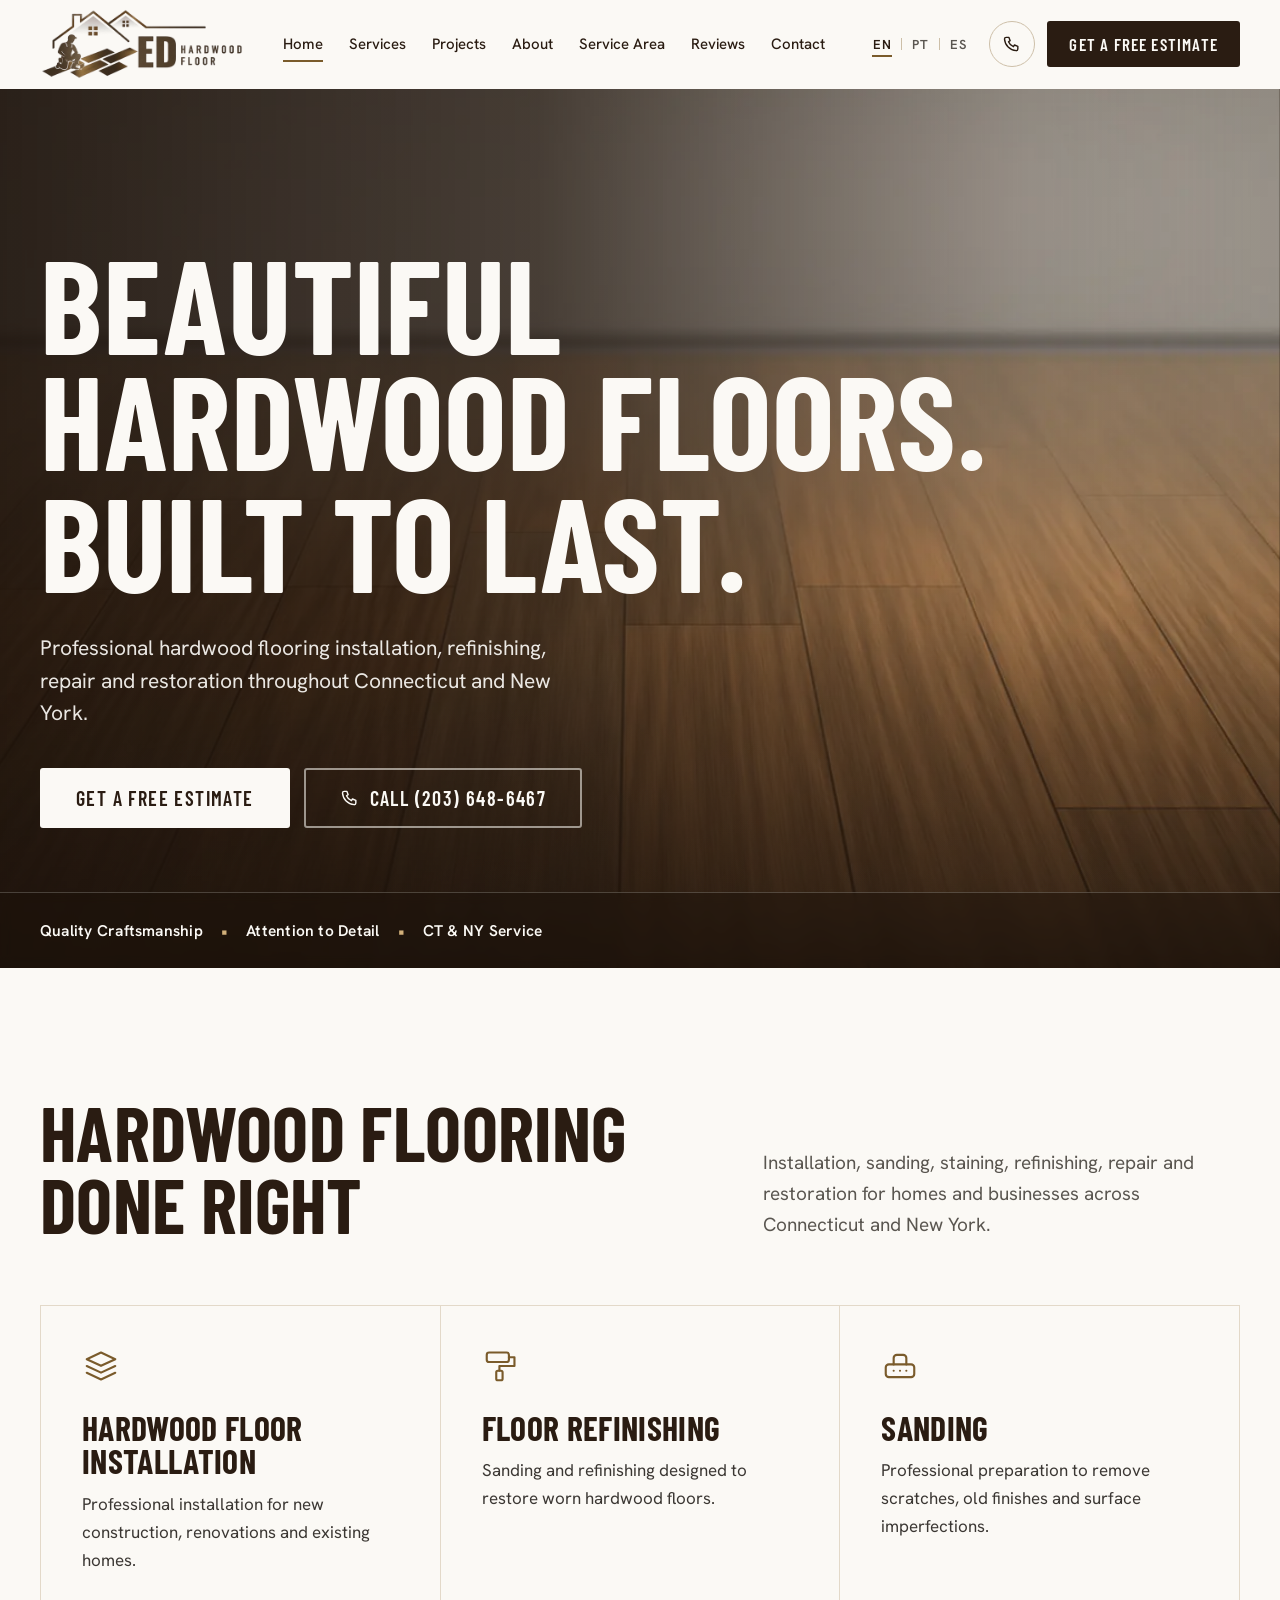
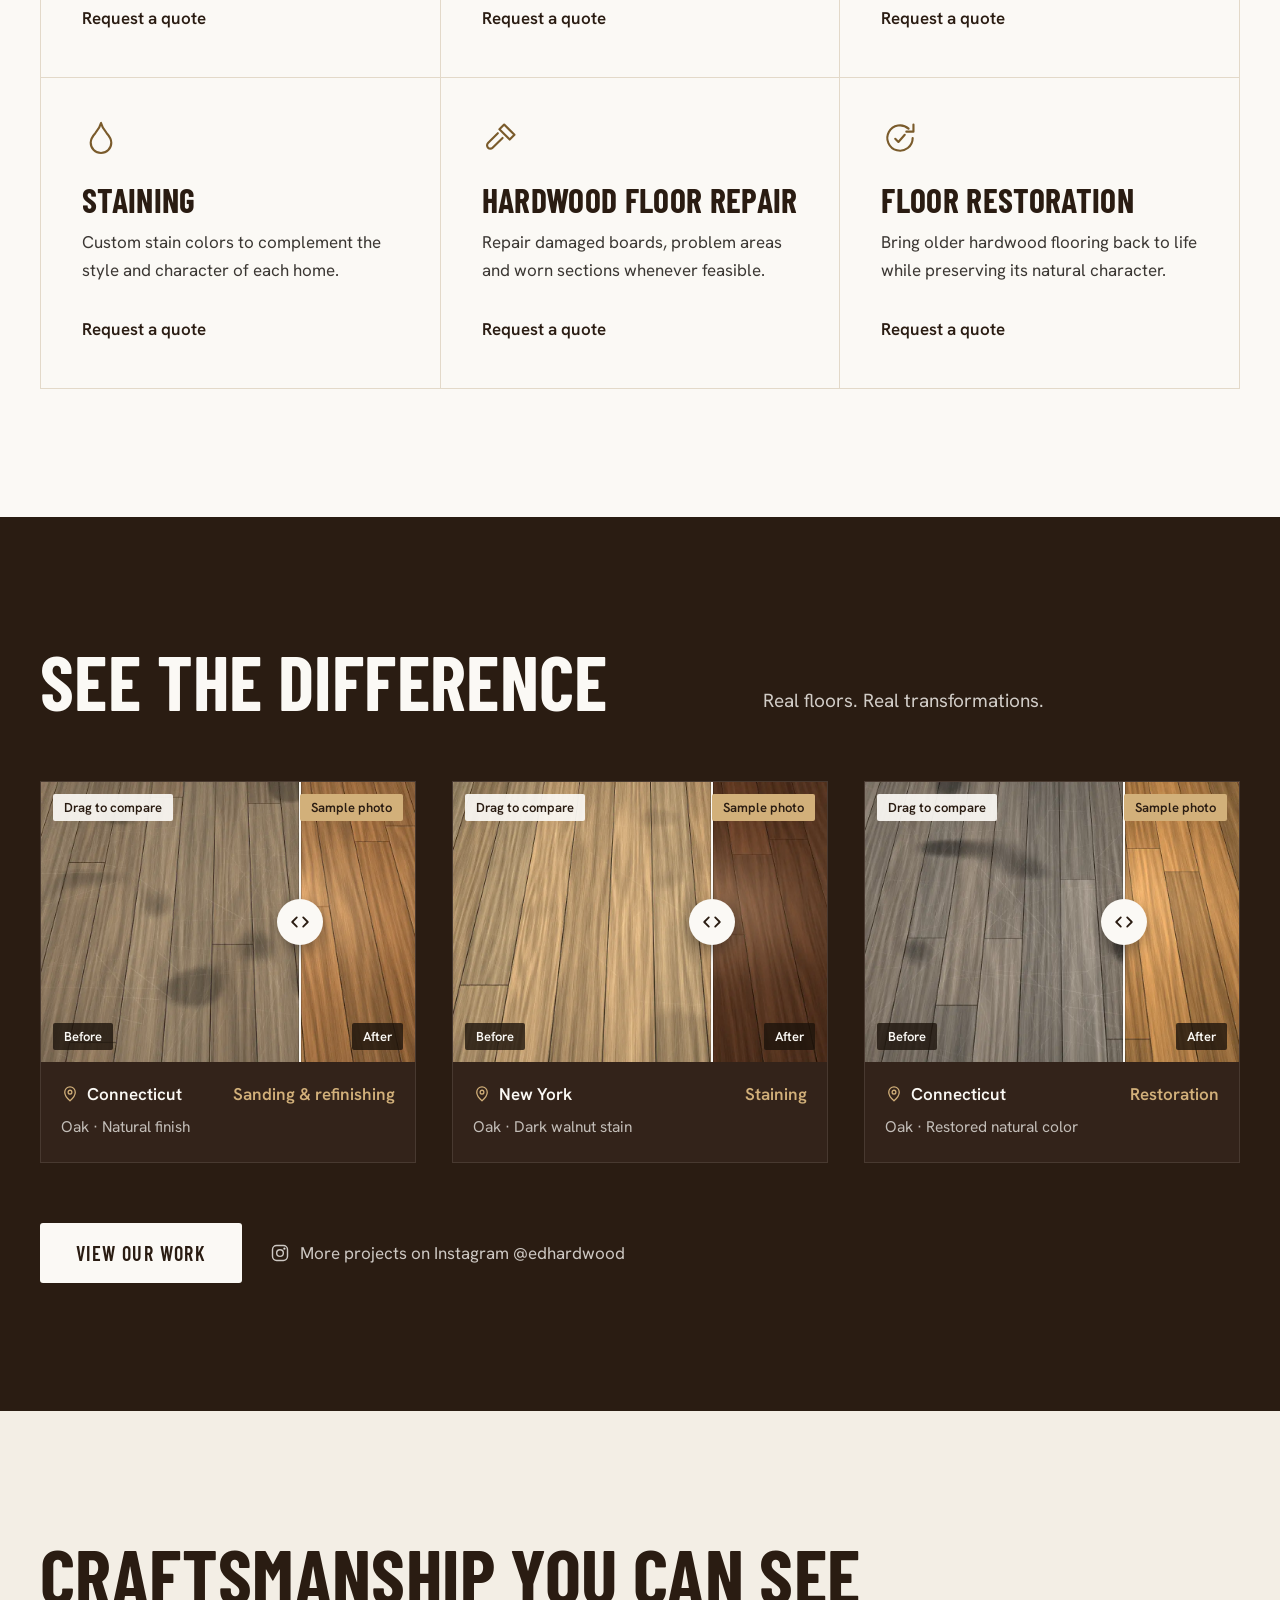
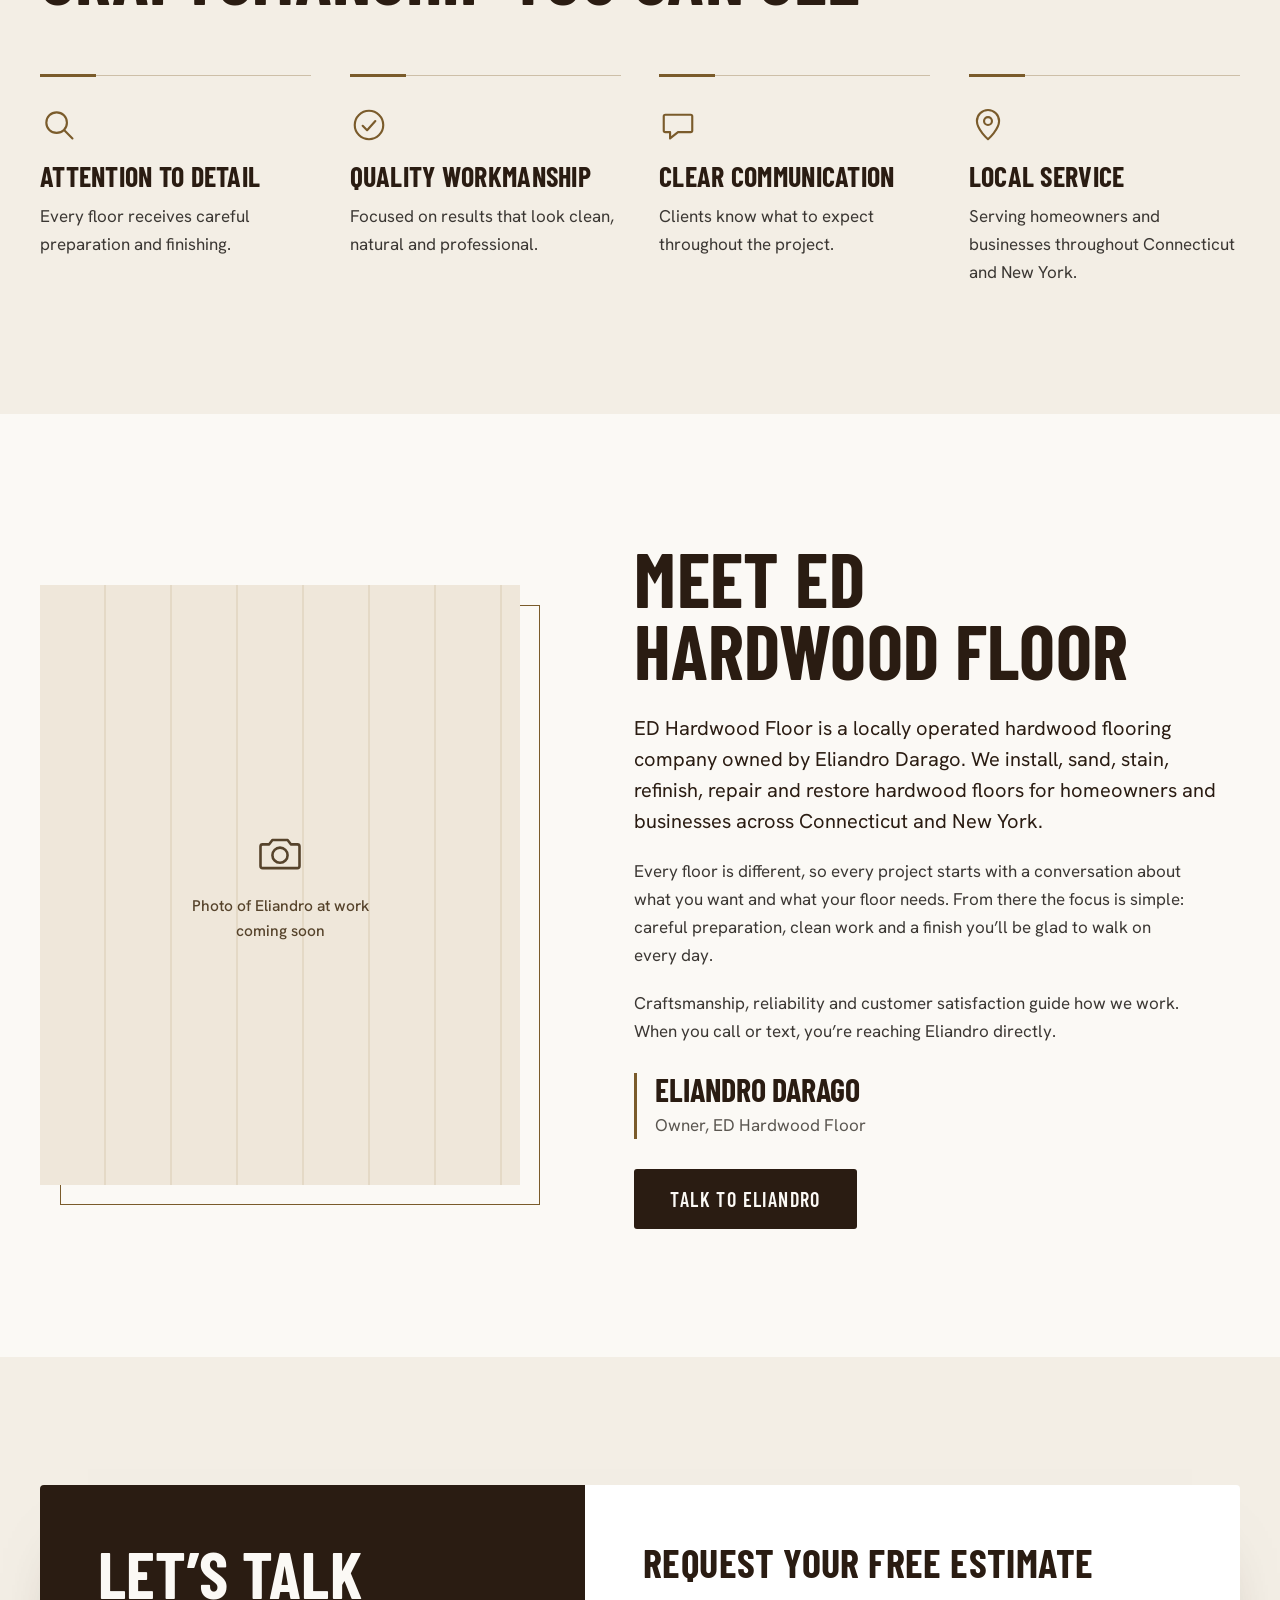
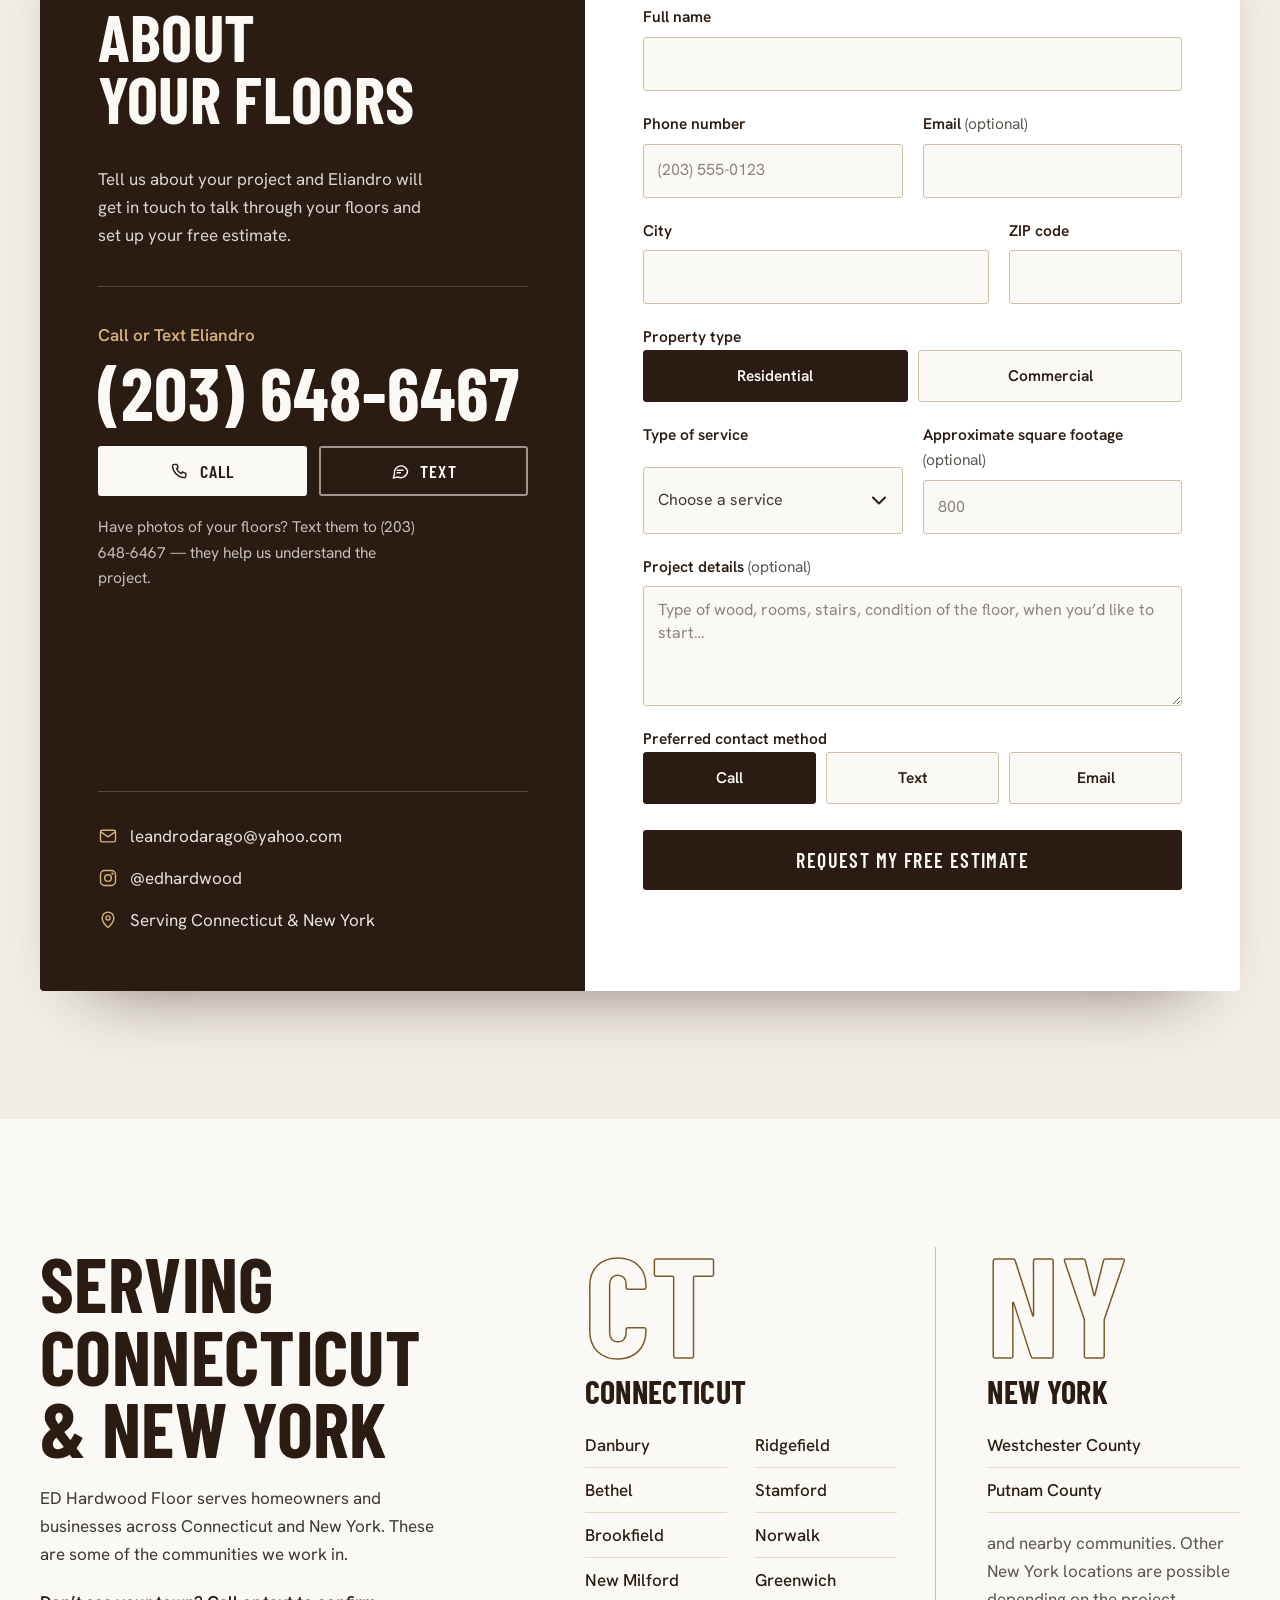
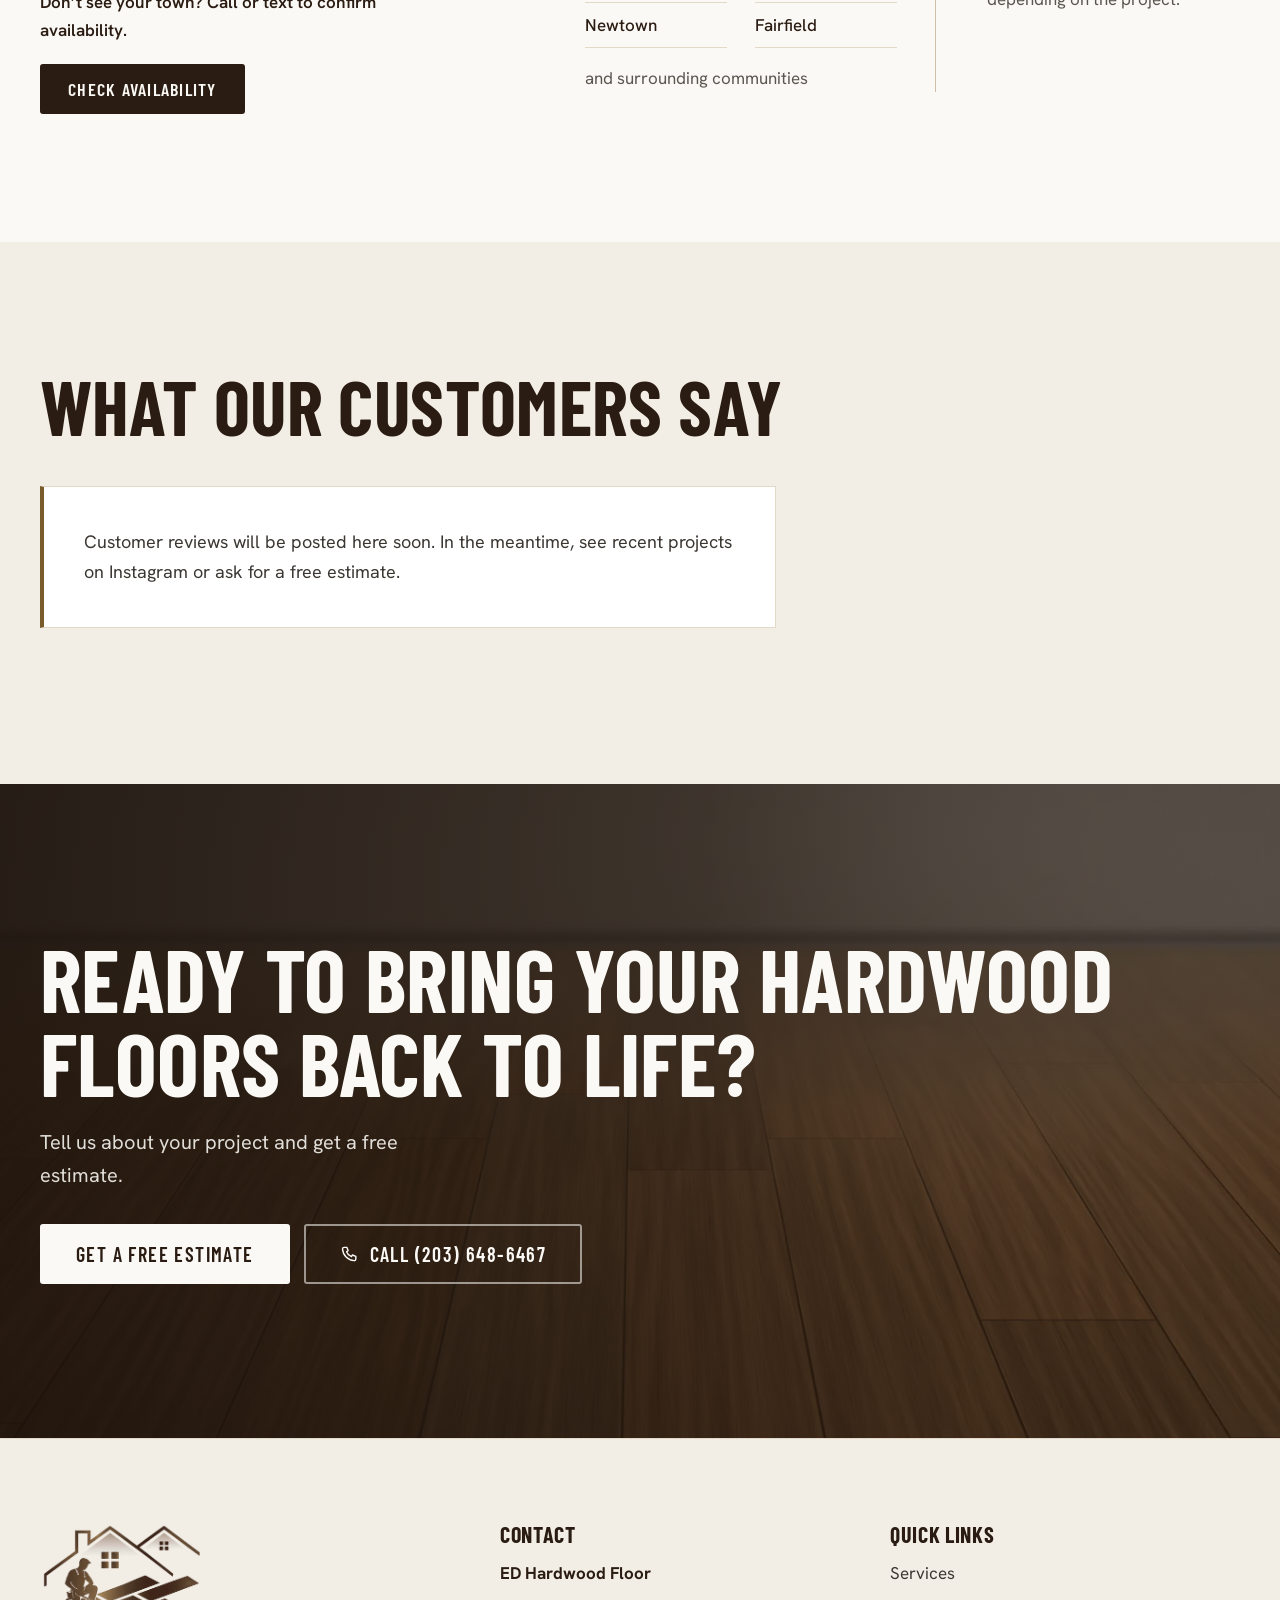
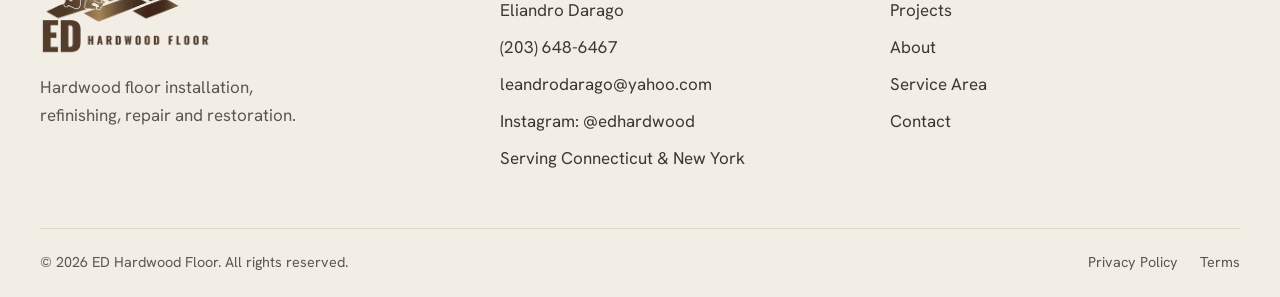
<file: index.html>
<!DOCTYPE html>
<html lang="en">
<head>
<meta charset="utf-8">
<meta name="viewport" content="width=device-width, initial-scale=1">

<!--
  ============================================================
  ED HARDWOOD FLOOR — HOW TO EDIT THIS FILE (quick guide)
  ============================================================
  Search this file for the word "EDIT:" to find every spot meant to be changed.

  • Website address (domain): replace every  https://YOUR-DOMAIN.com  in this file,
    in robots.txt and in sitemap.xml with your real address (Find & Replace).
  • Phone / email / Instagram: these appear in several places. Use Find & Replace on:
        (203) 648-6467   2036486467   +12036486467   leandrodarago@yahoo.com   edhardwood
  • Text on the page (all 3 languages): js/translations.js
  • Project photos (before/after): js/site-data.js  +  the /projects/ folder
  • Customer reviews + Google review link: js/site-data.js and the "reviews" section below
  • Form delivery (Formspree): the <form id="estimate-form"> below
  • Hero photo: images/hero-*.webp   • Owner photo: "about" section below
  Full instructions are in README.md
-->

<title>Hardwood Flooring Connecticut &amp; New York | ED Hardwood Floor</title>
<meta name="description" content="Hardwood floor installation, sanding, staining, refinishing, repair and restoration across Connecticut and New York. Call or text ED Hardwood Floor for a free estimate.">
<meta name="author" content="ED Hardwood Floor">
<meta name="theme-color" content="#2A1C12">
<meta name="format-detection" content="telephone=no">

<!-- EDIT: replace YOUR-DOMAIN.com with your real website address -->
<link rel="canonical" href="https://YOUR-DOMAIN.com/">

<!-- Open Graph / social sharing -->
<meta property="og:type" content="website">
<meta property="og:site_name" content="ED Hardwood Floor">
<meta property="og:locale" content="en_US">
<meta property="og:title" content="Hardwood Flooring in Connecticut &amp; New York | ED Hardwood Floor">
<meta property="og:description" content="Installation, sanding, staining, refinishing, repair and restoration of hardwood floors. Free estimates — call or text (203) 648-6467.">
<meta property="og:url" content="https://YOUR-DOMAIN.com/">
<meta property="og:image" content="https://YOUR-DOMAIN.com/images/og-image.jpg">
<meta property="og:image:width" content="1200">
<meta property="og:image:height" content="630">
<meta property="og:image:alt" content="ED Hardwood Floor logo">
<meta name="twitter:card" content="summary_large_image">
<meta name="twitter:title" content="Hardwood Flooring in Connecticut &amp; New York | ED Hardwood Floor">
<meta name="twitter:description" content="Installation, sanding, staining, refinishing, repair and restoration of hardwood floors. Free estimates — call or text (203) 648-6467.">
<meta name="twitter:image" content="https://YOUR-DOMAIN.com/images/og-image.jpg">

<!-- Icons -->
<link rel="icon" href="favicon.ico" sizes="48x48">
<link rel="icon" type="image/png" sizes="32x32" href="images/favicon-32.png">
<link rel="apple-touch-icon" href="images/apple-touch-icon.png">
<link rel="manifest" href="site.webmanifest">

<!-- Preload only what the first screen needs: hero photo + the two main fonts -->
<link rel="preload" as="image" href="images/hero-1400.webp"
      imagesrcset="images/hero-800.webp 800w, images/hero-1400.webp 1400w, images/hero-2200.webp 2200w"
      imagesizes="100vw" fetchpriority="high">
<link rel="preload" as="font" type="font/woff2" href="fonts/barlow-condensed-latin-700-normal.woff2" crossorigin>
<link rel="preload" as="font" type="font/woff2" href="fonts/hanken-grotesk-latin-400-normal.woff2" crossorigin>

<script>document.documentElement.className += ' js';</script>
<link rel="stylesheet" href="css/style.css">
<noscript><style>
  .menu-toggle{display:none!important}
  .mobile-menu{position:static!important;visibility:visible!important;opacity:1!important;transform:none!important;padding:0 20px 20px!important}
  .action-bar{display:none!important}
</style></noscript>

<!--
  Structured data for Google (LocalBusiness). Uses ONLY confirmed details.
  No street address is listed on purpose — do not invent one.
  EDIT: replace YOUR-DOMAIN.com. When you have a real business address, add an "address" block.
-->
<script type="application/ld+json">
{
  "@context": "https://schema.org",
  "@type": "HomeAndConstructionBusiness",
  "@id": "https://YOUR-DOMAIN.com/#business",
  "name": "ED Hardwood Floor",
  "description": "Hardwood floor installation, sanding, staining, refinishing, repair and restoration for residential and commercial clients in Connecticut and New York.",
  "url": "https://YOUR-DOMAIN.com/",
  "telephone": "+1-203-648-6467",
  "email": "leandrodarago@yahoo.com",
  "image": "https://YOUR-DOMAIN.com/images/og-image.jpg",
  "logo": "https://YOUR-DOMAIN.com/images/logo-stacked.png",
  "sameAs": ["https://www.instagram.com/edhardwood/"],
  "areaServed": [
    { "@type": "State", "name": "Connecticut" },
    { "@type": "State", "name": "New York" }
  ],
  "contactPoint": {
    "@type": "ContactPoint",
    "contactType": "customer service",
    "name": "Eliandro Darago",
    "telephone": "+1-203-648-6467",
    "email": "leandrodarago@yahoo.com"
  },
  "hasOfferCatalog": {
    "@type": "OfferCatalog",
    "name": "Hardwood flooring services",
    "itemListElement": [
      { "@type": "Offer", "itemOffered": { "@type": "Service", "name": "Hardwood floor installation" } },
      { "@type": "Offer", "itemOffered": { "@type": "Service", "name": "Hardwood floor refinishing" } },
      { "@type": "Offer", "itemOffered": { "@type": "Service", "name": "Hardwood floor sanding" } },
      { "@type": "Offer", "itemOffered": { "@type": "Service", "name": "Hardwood floor staining" } },
      { "@type": "Offer", "itemOffered": { "@type": "Service", "name": "Hardwood floor repair" } },
      { "@type": "Offer", "itemOffered": { "@type": "Service", "name": "Hardwood floor restoration" } }
    ]
  }
}
</script>
</head>

<body>

<!-- Icon sprite: every icon on the page is defined once here and reused with <use href="#i-name"> -->
<svg xmlns="http://www.w3.org/2000/svg" width="0" height="0" style="position:absolute" aria-hidden="true" focusable="false">
  <defs>
    <symbol id="i-phone" viewBox="0 0 24 24"><path d="M5 4h3.2l1.6 4-2 1.3a11 11 0 0 0 5.9 5.9l1.3-2 4 1.6V18a2 2 0 0 1-2 2A15 15 0 0 1 3 6a2 2 0 0 1 2-2z"/></symbol>
    <symbol id="i-text" viewBox="0 0 24 24"><path d="M21 12a8 8 0 0 1-11.6 7.1L4 20.5l1.4-4.6A8 8 0 1 1 21 12z"/><path d="M8.5 11h7M8.5 14h4"/></symbol>
    <symbol id="i-mail" viewBox="0 0 24 24"><rect x="3" y="5" width="18" height="14" rx="2"/><path d="m3.5 7 8.5 6 8.5-6"/></symbol>
    <symbol id="i-instagram" viewBox="0 0 24 24"><rect x="3" y="3" width="18" height="18" rx="5"/><circle cx="12" cy="12" r="4"/><circle cx="17.3" cy="6.7" r=".6" fill="currentColor"/></symbol>
    <symbol id="i-pin" viewBox="0 0 24 24"><path d="M12 21s7-6.1 7-11.5a7 7 0 0 0-14 0C5 14.9 12 21 12 21z"/><circle cx="12" cy="9.5" r="2.5"/></symbol>
    <symbol id="i-check" viewBox="0 0 24 24"><circle cx="12" cy="12" r="9"/><path d="m8 12.5 2.8 2.8L16 9.5"/></symbol>
    <symbol id="i-detail" viewBox="0 0 24 24"><circle cx="10.5" cy="10.5" r="6.5"/><path d="m15.5 15.5 5 5"/></symbol>
    <symbol id="i-chat" viewBox="0 0 24 24"><path d="M4 5.5h16a1 1 0 0 1 1 1v9a1 1 0 0 1-1 1h-8l-5 4v-4H4a1 1 0 0 1-1-1v-9a1 1 0 0 1 1-1z"/></symbol>
    <symbol id="i-install" viewBox="0 0 24 24"><path d="m12 3.5 9 4.2-9 4.2-9-4.2z"/><path d="m3 12 9 4.2 9-4.2"/><path d="m3 16.3 9 4.2 9-4.2"/></symbol>
    <symbol id="i-refinish" viewBox="0 0 24 24"><rect x="3" y="3.5" width="14" height="6" rx="1.5"/><path d="M17 6.5h3.5V12H11v3"/><rect x="9" y="15" width="4" height="6" rx="1"/></symbol>
    <symbol id="i-sand" viewBox="0 0 24 24"><rect x="3" y="11" width="18" height="8" rx="2"/><path d="M8 15h.01M12 15h.01M16 15h.01"/><path d="M8 11V7a2 2 0 0 1 2-2h4a2 2 0 0 1 2 2v4"/></symbol>
    <symbol id="i-stain" viewBox="0 0 24 24"><path d="M12 21.5a6.5 6.5 0 0 0 6.5-6.5c0-2.3-1.3-4.3-3-6.2C13.9 6.9 12.6 5 12 2.5 11.4 5 10.1 6.9 8.5 8.8c-1.7 1.9-3 3.9-3 6.2A6.5 6.5 0 0 0 12 21.5z"/></symbol>
    <symbol id="i-repair" viewBox="0 0 24 24"><path d="m14 3.5 6.5 6.5-3 3L11 6.5z"/><path d="m10 9-6.2 6.2a2 2 0 0 0 2.9 2.9L13 12"/></symbol>
    <symbol id="i-restore" viewBox="0 0 24 24"><path d="M20 12a8 8 0 1 1-2.6-5.9"/><path d="M20.5 3.5V8H16"/><path d="M9 12.5l2 2 4-4.5"/></symbol>
    <symbol id="i-camera" viewBox="0 0 24 24"><path d="M4 8h3l1.5-2h7L17 8h3a1 1 0 0 1 1 1v9a1 1 0 0 1-1 1H4a1 1 0 0 1-1-1V9a1 1 0 0 1 1-1z"/><circle cx="12" cy="13" r="3.5"/></symbol>
    <symbol id="i-arrows" viewBox="0 0 24 24"><path d="m8.5 7-5 5 5 5M15.5 7l5 5-5 5"/></symbol>
    <symbol id="i-star" viewBox="0 0 24 24"><path d="m12 3 2.7 5.8 6.3.7-4.7 4.3 1.3 6.2L12 16.8 6.4 20l1.3-6.2L3 9.5l6.3-.7z" fill="currentColor" stroke="none"/></symbol>
  </defs>
</svg>

<a class="skip-link" href="#main" data-i18n="a11y.skip">Skip to main content</a>

<!-- =====================================================================
     HEADER  (sticky)
     Logos: images/logo-horizontal-*.webp (desktop)  /  images/logo-stacked-*.webp (phones, tablets)
     ===================================================================== -->
<header class="site-header" id="site-header">
  <div class="container site-header__inner">

    <a class="brand" href="#home" aria-label="ED Hardwood Floor – back to top">
      <picture>
        <source media="(min-width: 1280px)"
                srcset="images/logo-horizontal-480.webp 480w, images/logo-horizontal-960.webp 960w" sizes="204px">
        <img class="brand__logo" src="images/logo-stacked-360.webp"
             srcset="images/logo-stacked-360.webp 360w, images/logo-stacked-720.webp 720w" sizes="70px"
             width="853" height="660" alt="ED Hardwood Floor logo">
      </picture>
    </a>

    <!-- Desktop navigation -->
    <nav class="site-nav" id="site-nav" aria-label="Main">
      <ul>
        <li><a href="#home"         data-i18n="nav.home">Home</a></li>
        <li><a href="#services"     data-i18n="nav.services">Services</a></li>
        <li><a href="#projects"     data-i18n="nav.projects">Projects</a></li>
        <li><a href="#about"        data-i18n="nav.about">About</a></li>
        <li><a href="#service-area" data-i18n="nav.area">Service Area</a></li>
        <li><a href="#reviews"      data-i18n="nav.reviews">Reviews</a></li>
        <li><a href="#contact"      data-i18n="nav.contact">Contact</a></li>
      </ul>
    </nav>

    <div class="header-actions">
      <!-- Language switcher (desktop). The same switcher is repeated inside the mobile menu. -->
      <div class="lang lang--header" role="group" aria-label="Language" data-i18n-attr="aria-label:nav.language">
        <button type="button" data-lang="en" lang="en" aria-pressed="true">EN</button>
        <button type="button" data-lang="pt" lang="pt" aria-pressed="false">PT</button>
        <button type="button" data-lang="es" lang="es" aria-pressed="false">ES</button>
      </div>

      <a class="header-call" href="tel:+12036486467">
        <svg class="icon" aria-hidden="true"><use href="#i-phone"/></svg>
        <span class="sr-only"><span data-i18n="cta.callNow">Call now</span> (203) 648-6467</span>
        <span class="header-call__num" aria-hidden="true">(203) 648-6467</span>
      </a>

      <a class="btn btn--primary btn--sm header-cta" href="#estimate" data-i18n="cta.estimate">Get a free estimate</a>

      <button class="menu-toggle" id="menu-toggle" type="button" aria-expanded="false" aria-controls="mobile-menu"
              aria-label="Open menu" data-i18n-attr="aria-label:nav.menuOpen">
        <span></span><span></span><span></span>
      </button>
    </div>
  </div>

  <!-- Mobile / tablet menu -->
  <div class="mobile-menu" id="mobile-menu">
    <nav aria-label="Mobile" data-i18n-attr="aria-label:nav.mobile">
      <ul>
        <li><a href="#home"         data-i18n="nav.home">Home</a></li>
        <li><a href="#services"     data-i18n="nav.services">Services</a></li>
        <li><a href="#projects"     data-i18n="nav.projects">Projects</a></li>
        <li><a href="#about"        data-i18n="nav.about">About</a></li>
        <li><a href="#service-area" data-i18n="nav.area">Service Area</a></li>
        <li><a href="#reviews"      data-i18n="nav.reviews">Reviews</a></li>
        <li><a href="#contact"      data-i18n="nav.contact">Contact</a></li>
      </ul>
    </nav>
    <div class="mobile-menu__foot">
      <div class="lang lang--menu" role="group" aria-label="Language" data-i18n-attr="aria-label:nav.language">
        <button type="button" data-lang="en" lang="en" aria-pressed="true">EN</button>
        <button type="button" data-lang="pt" lang="pt" aria-pressed="false">PT</button>
        <button type="button" data-lang="es" lang="es" aria-pressed="false">ES</button>
      </div>
      <div class="mobile-menu__actions">
        <a class="btn btn--primary" href="#estimate" data-i18n="cta.estimate">Get a free estimate</a>
        <a class="btn btn--outline" href="tel:+12036486467"><svg class="icon" aria-hidden="true"><use href="#i-phone"/></svg><span><span data-i18n="cta.call">Call</span> (203) 648-6467</span></a>
        <a class="btn btn--outline" href="sms:+12036486467"><svg class="icon" aria-hidden="true"><use href="#i-text"/></svg><span data-i18n="cta.text">Text</span></a>
      </div>
    </div>
  </div>
</header>

<main id="main">

<!-- =====================================================================
     HERO
     EDIT: to use your own photo, replace the three images/hero-*.webp files with
     photos of the same names (800, 1400 and 2200 px wide). Keep the file names.
     ===================================================================== -->
<section class="hero" id="home" aria-labelledby="hero-title">
  <div class="hero__media">
    <img class="hero__img"
         src="images/hero-1400.webp"
         srcset="images/hero-800.webp 800w, images/hero-1400.webp 1400w, images/hero-2200.webp 2200w"
         sizes="100vw" width="1400" height="788" fetchpriority="high" decoding="async"
         alt="Freshly finished hardwood plank floor in a bright room"
         data-i18n-attr="alt:hero.alt">
  </div>
  <div class="hero__shade" aria-hidden="true"></div>

  <div class="container hero__content">
    <h1 class="hero__title" id="hero-title">
      <span class="hero__line"><span data-i18n="hero.title1">Beautiful Hardwood Floors.</span></span>
      <span class="hero__line"><span data-i18n="hero.title2">Built to Last.</span></span>
    </h1>
    <p class="hero__lead" data-i18n="hero.lead">Professional hardwood flooring installation, refinishing, repair and restoration throughout Connecticut and New York.</p>
    <div class="hero__actions">
      <a class="btn btn--light btn--lg" href="#estimate" data-i18n="cta.estimate">Get a free estimate</a>
      <a class="btn btn--ghost btn--lg" href="tel:+12036486467"><svg class="icon" aria-hidden="true"><use href="#i-phone"/></svg><span><span data-i18n="cta.call">Call</span> (203) 648-6467</span></a>
    </div>
  </div>

  <div class="hero__strip">
    <ul class="container">
      <li data-i18n="hero.strip1">Quality Craftsmanship</li>
      <li data-i18n="hero.strip2">Attention to Detail</li>
      <li data-i18n="hero.strip3">CT &amp; NY Service</li>
    </ul>
  </div>
</section>

<!-- =====================================================================
     SERVICES
     EDIT: to add a service, copy one <li class="service"> block, give it a new icon,
     then add its title/description in js/translations.js (all 3 languages).
     ===================================================================== -->
<section class="section services" id="services" aria-labelledby="services-title">
  <div class="container">
    <div class="section-head">
      <h2 id="services-title" data-i18n="services.title">Hardwood Flooring Done Right</h2>
      <p class="section-head__text" data-i18n="services.intro">Installation, sanding, staining, refinishing, repair and restoration for homes and businesses across Connecticut and New York.</p>
    </div>

    <ul class="service-grid">
      <li class="service">
        <svg class="icon icon--lg" aria-hidden="true"><use href="#i-install"/></svg>
        <h3 data-i18n="services.installation.title">Hardwood Floor Installation</h3>
        <p data-i18n="services.installation.desc">Professional installation for new construction, renovations and existing homes.</p>
        <a class="service__link" href="#estimate" data-service="New Installation" data-i18n="services.quote">Request a quote</a>
      </li>
      <li class="service">
        <svg class="icon icon--lg" aria-hidden="true"><use href="#i-refinish"/></svg>
        <h3 data-i18n="services.refinishing.title">Floor Refinishing</h3>
        <p data-i18n="services.refinishing.desc">Sanding and refinishing designed to restore worn hardwood floors.</p>
        <a class="service__link" href="#estimate" data-service="Sanding &amp; Refinishing" data-i18n="services.quote">Request a quote</a>
      </li>
      <li class="service">
        <svg class="icon icon--lg" aria-hidden="true"><use href="#i-sand"/></svg>
        <h3 data-i18n="services.sanding.title">Sanding</h3>
        <p data-i18n="services.sanding.desc">Professional preparation to remove scratches, old finishes and surface imperfections.</p>
        <a class="service__link" href="#estimate" data-service="Sanding &amp; Refinishing" data-i18n="services.quote">Request a quote</a>
      </li>
      <li class="service">
        <svg class="icon icon--lg" aria-hidden="true"><use href="#i-stain"/></svg>
        <h3 data-i18n="services.staining.title">Staining</h3>
        <p data-i18n="services.staining.desc">Custom stain colors to complement the style and character of each home.</p>
        <a class="service__link" href="#estimate" data-service="Staining" data-i18n="services.quote">Request a quote</a>
      </li>
      <li class="service">
        <svg class="icon icon--lg" aria-hidden="true"><use href="#i-repair"/></svg>
        <h3 data-i18n="services.repair.title">Hardwood Floor Repair</h3>
        <p data-i18n="services.repair.desc">Repair damaged boards, problem areas and worn sections whenever feasible.</p>
        <a class="service__link" href="#estimate" data-service="Repair" data-i18n="services.quote">Request a quote</a>
      </li>
      <li class="service">
        <svg class="icon icon--lg" aria-hidden="true"><use href="#i-restore"/></svg>
        <h3 data-i18n="services.restoration.title">Floor Restoration</h3>
        <p data-i18n="services.restoration.desc">Bring older hardwood flooring back to life while preserving its natural character.</p>
        <a class="service__link" href="#estimate" data-service="Restoration" data-i18n="services.quote">Request a quote</a>
      </li>
    </ul>
  </div>
</section>

<!-- =====================================================================
     PROJECTS — BEFORE & AFTER
     The cards are built automatically from js/site-data.js (PROJECTS list).
     To change photos: put your images in /projects/ and edit that list.
     ===================================================================== -->
<section class="section projects" id="projects" aria-labelledby="projects-title">
  <div class="container">
    <div class="section-head section-head--dark">
      <h2 id="projects-title" data-i18n="projects.title">See the Difference</h2>
      <p class="section-head__text" data-i18n="projects.subtitle">Real floors. Real transformations.</p>
    </div>

    <div class="project-grid" id="project-grid">
      <!-- Project cards are inserted here by js/main.js -->
    </div>
    <noscript><p class="projects__noscript">Turn on JavaScript to see the before &amp; after gallery, or see our work on Instagram.</p></noscript>

    <div class="projects__cta">
      <a class="btn btn--light btn--lg" href="https://www.instagram.com/edhardwood/" target="_blank" rel="noopener" data-i18n="projects.view">View our work</a>
      <p class="projects__note"><svg class="icon" aria-hidden="true"><use href="#i-instagram"/></svg><span><span data-i18n="projects.viewNote">More projects on Instagram</span> @edhardwood</span></p>
    </div>
  </div>
</section>

<!-- =====================================================================
     WHY ED HARDWOOD FLOOR
     Keep these factual and modest — no statistics unless they're real.
     ===================================================================== -->
<section class="section why" id="why" aria-labelledby="why-title">
  <div class="container">
    <div class="section-head">
      <h2 id="why-title" data-i18n="why.title">Craftsmanship You Can See</h2>
    </div>
    <ul class="why-list">
      <li>
        <svg class="icon icon--lg" aria-hidden="true"><use href="#i-detail"/></svg>
        <h3 data-i18n="why.detail.title">Attention to Detail</h3>
        <p data-i18n="why.detail.desc">Every floor receives careful preparation and finishing.</p>
      </li>
      <li>
        <svg class="icon icon--lg" aria-hidden="true"><use href="#i-check"/></svg>
        <h3 data-i18n="why.quality.title">Quality Workmanship</h3>
        <p data-i18n="why.quality.desc">Focused on results that look clean, natural and professional.</p>
      </li>
      <li>
        <svg class="icon icon--lg" aria-hidden="true"><use href="#i-chat"/></svg>
        <h3 data-i18n="why.communication.title">Clear Communication</h3>
        <p data-i18n="why.communication.desc">Clients know what to expect throughout the project.</p>
      </li>
      <li>
        <svg class="icon icon--lg" aria-hidden="true"><use href="#i-pin"/></svg>
        <h3 data-i18n="why.local.title">Local Service</h3>
        <p data-i18n="why.local.desc">Serving homeowners and businesses throughout Connecticut and New York.</p>
      </li>
    </ul>
  </div>
</section>

<!-- =====================================================================
     ABOUT
     EDIT: to add Eliandro's photo, save it as images/eliandro.webp (portrait, about 800 x 1000 px),
     then replace the whole <div class="about__placeholder"> ... </div> block with:
        <img src="images/eliandro.webp" width="800" height="1000" loading="lazy"
             alt="Eliandro Darago installing a hardwood floor">
     ===================================================================== -->
<section class="section about" id="about" aria-labelledby="about-title">
  <div class="container about__grid">
    <figure class="about__photo">
      <div class="about__placeholder">
        <svg class="icon icon--xl" aria-hidden="true"><use href="#i-camera"/></svg>
        <figcaption data-i18n="about.photo">Photo of Eliandro at work coming soon</figcaption>
      </div>
    </figure>

    <div class="about__copy">
      <h2 id="about-title" data-i18n="about.title">Meet ED Hardwood Floor</h2>
      <p class="about__lead" data-i18n="about.p1">ED Hardwood Floor is a locally operated hardwood flooring company owned by Eliandro Darago. We install, sand, stain, refinish, repair and restore hardwood floors for homeowners and businesses across Connecticut and New York.</p>
      <p data-i18n="about.p2">Every floor is different, so every project starts with a conversation about what you want and what your floor needs. From there the focus is simple: careful preparation, clean work and a finish you’ll be glad to walk on every day.</p>
      <p data-i18n="about.p3">Craftsmanship, reliability and customer satisfaction guide how we work. When you call or text, you’re reaching Eliandro directly.</p>
      <div class="about__sign">
        <p class="about__name">Eliandro Darago</p>
        <p class="about__role" data-i18n="about.role">Owner, ED Hardwood Floor</p>
      </div>
      <a class="btn btn--primary btn--lg" href="#contact" data-i18n="about.cta">Talk to Eliandro</a>
    </div>
  </div>
</section>

<!-- =====================================================================
     FREE ESTIMATE  +  CALL / TEXT
     ===================================================================== -->
<section class="section estimate" id="contact" aria-labelledby="contact-title">
  <div class="container estimate__grid">

    <div class="contact-panel">
      <h2 id="contact-title" data-i18n="estimate.title">Let’s Talk About Your Floors</h2>
      <p class="contact-panel__intro" data-i18n="estimate.intro">Tell us about your project and Eliandro will get in touch to talk through your floors and set up your free estimate.</p>

      <div class="callbox">
        <p class="callbox__label" data-i18n="estimate.callTitle">Call or Text Eliandro</p>
        <!-- EDIT: phone number (appears here, in the header, hero, footer and structured data) -->
        <a class="callbox__number" href="tel:+12036486467">(203) 648-6467</a>
        <div class="callbox__buttons">
          <a class="btn btn--light" href="tel:+12036486467"><svg class="icon" aria-hidden="true"><use href="#i-phone"/></svg><span data-i18n="cta.call">Call</span></a>
          <a class="btn btn--ghost" href="sms:+12036486467"><svg class="icon" aria-hidden="true"><use href="#i-text"/></svg><span data-i18n="cta.text">Text</span></a>
        </div>
        <p class="callbox__hint" data-i18n="estimate.photoHint">Have photos of your floors? Text them to (203) 648-6467 — they help us understand the project.</p>
      </div>

      <ul class="contact-list">
        <li><svg class="icon" aria-hidden="true"><use href="#i-mail"/></svg><a href="mailto:leandrodarago@yahoo.com">leandrodarago@yahoo.com</a></li>
        <li><svg class="icon" aria-hidden="true"><use href="#i-instagram"/></svg><a href="https://www.instagram.com/edhardwood/" target="_blank" rel="noopener">@edhardwood</a></li>
        <li><svg class="icon" aria-hidden="true"><use href="#i-pin"/></svg><span data-i18n="footer.serving">Serving Connecticut &amp; New York</span></li>
      </ul>
    </div>

    <div class="form-card" id="estimate">
      <!--
        FORM SETUP (free, no backend needed):
        1. Create a free account at https://formspree.io and make a new form.
        2. Copy your form address (it looks like https://formspree.io/f/abcdwxyz).
        3. Replace YOUR_FORM_ID in the action="" below.
        Until then, the form opens the visitor's email app with the request filled in (so it still works).
        PHOTO UPLOADS: file uploads need a paid Formspree plan. If you have one, change
        data-photo-uploads="false" to "true" and the photo field will appear.
        No API keys are used or needed in this site's code.
      -->
      <form id="estimate-form" class="form" action="https://formspree.io/f/YOUR_FORM_ID" method="POST"
            enctype="multipart/form-data" novalidate
            data-fallback-email="leandrodarago@yahoo.com" data-photo-uploads="false">

        <h3 class="form__title" data-i18n="form.title">Request your free estimate</h3>

        <div class="field">
          <label for="f-name" data-i18n="form.name">Full name</label>
          <input id="f-name" name="name" type="text" autocomplete="name" required aria-describedby="e-name">
          <p class="field__error" id="e-name" hidden></p>
        </div>

        <div class="field-row">
          <div class="field">
            <label for="f-phone" data-i18n="form.phone">Phone number</label>
            <input id="f-phone" name="phone" type="tel" inputmode="tel" autocomplete="tel" placeholder="(203) 555-0123" required aria-describedby="e-phone">
            <p class="field__error" id="e-phone" hidden></p>
          </div>
          <div class="field">
            <label for="f-email"><span data-i18n="form.email">Email</span> <span class="field__opt" data-i18n="form.optional">(optional)</span></label>
            <input id="f-email" name="email" type="email" inputmode="email" autocomplete="email" aria-describedby="e-email">
            <p class="field__error" id="e-email" hidden></p>
          </div>
        </div>

        <div class="field-row field-row--city">
          <div class="field">
            <label for="f-city" data-i18n="form.city">City</label>
            <input id="f-city" name="city" type="text" autocomplete="address-level2" required aria-describedby="e-city">
            <p class="field__error" id="e-city" hidden></p>
          </div>
          <div class="field">
            <label for="f-zip" data-i18n="form.zip">ZIP code</label>
            <input id="f-zip" name="zip" type="text" inputmode="numeric" pattern="[0-9]*" maxlength="5" autocomplete="postal-code" aria-describedby="e-zip">
            <p class="field__error" id="e-zip" hidden></p>
          </div>
        </div>

        <fieldset class="field choice">
          <legend data-i18n="form.property">Property type</legend>
          <div class="choice__row">
            <label class="chip"><input type="radio" name="property_type" value="Residential" checked><span data-i18n="form.residential">Residential</span></label>
            <label class="chip"><input type="radio" name="property_type" value="Commercial"><span data-i18n="form.commercial">Commercial</span></label>
          </div>
        </fieldset>

        <div class="field-row">
          <div class="field">
            <label for="f-service" data-i18n="form.service">Type of service</label>
            <select id="f-service" name="service" required aria-describedby="e-service">
              <option value="" data-i18n="form.serviceChoose">Choose a service</option>
              <option value="New Installation" data-i18n="form.svc.install">New installation</option>
              <option value="Sanding &amp; Refinishing" data-i18n="form.svc.refinish">Sanding &amp; refinishing</option>
              <option value="Repair" data-i18n="form.svc.repair">Repair</option>
              <option value="Staining" data-i18n="form.svc.stain">Staining</option>
              <option value="Restoration" data-i18n="form.svc.restore">Restoration</option>
              <option value="Not Sure / Need Advice" data-i18n="form.svc.advice">Not sure / need advice</option>
            </select>
            <p class="field__error" id="e-service" hidden></p>
          </div>
          <div class="field">
            <label for="f-sqft"><span data-i18n="form.sqft">Approximate square footage</span> <span class="field__opt" data-i18n="form.optional">(optional)</span></label>
            <input id="f-sqft" name="square_footage" type="text" inputmode="numeric" pattern="[0-9,]*" placeholder="800">
          </div>
        </div>

        <div class="field">
          <label for="f-details"><span data-i18n="form.details">Project details</span> <span class="field__opt" data-i18n="form.optional">(optional)</span></label>
          <textarea id="f-details" name="project_details" rows="4" data-i18n-attr="placeholder:form.detailsPh" placeholder="Type of wood, rooms, stairs, condition of the floor, when you’d like to start…"></textarea>
        </div>

        <fieldset class="field choice">
          <legend data-i18n="form.contactMethod">Preferred contact method</legend>
          <div class="choice__row">
            <label class="chip"><input type="radio" name="preferred_contact" value="Call" checked><span data-i18n="form.viaCall">Call</span></label>
            <label class="chip"><input type="radio" name="preferred_contact" value="Text"><span data-i18n="form.viaText">Text</span></label>
            <label class="chip"><input type="radio" name="preferred_contact" value="Email"><span data-i18n="form.viaEmail">Email</span></label>
          </div>
        </fieldset>

        <!-- Photo upload: hidden unless data-photo-uploads="true" on the form (see note above) -->
        <div class="field field--photos" id="photo-field" hidden>
          <label for="f-photos" data-i18n="form.photos">Photos of your floor (optional)</label>
          <input id="f-photos" name="photos" type="file" accept="image/*" multiple>
          <p class="field__help" data-i18n="form.photosHint">Up to 5 photos.</p>
        </div>

        <!-- Spam trap: real visitors never see or fill this in -->
        <div class="hp" aria-hidden="true">
          <label>Leave this field empty <input type="text" name="_gotcha" tabindex="-1" autocomplete="off"></label>
        </div>
        <input type="hidden" name="_subject" value="New free estimate request — ED Hardwood Floor">
        <input type="hidden" name="site_language" id="f-lang" value="en">

        <button class="btn btn--primary btn--lg form__submit" type="submit" id="form-submit">
          <span data-i18n="form.submit">Request my free estimate</span>
        </button>
        <p class="form__status" id="form-status" role="status" aria-live="polite"></p>
      </form>

      <div class="form-done" id="form-done" hidden tabindex="-1">
        <svg class="icon icon--xl" aria-hidden="true"><use href="#i-check"/></svg>
        <h3 data-i18n="form.successTitle">Request sent</h3>
        <p id="form-done-text" data-i18n="form.successText">Thank you! Eliandro will be in touch soon using your preferred contact method.</p>
        <a class="btn btn--outline" href="tel:+12036486467"><svg class="icon" aria-hidden="true"><use href="#i-phone"/></svg><span><span data-i18n="cta.call">Call</span> (203) 648-6467</span></a>
      </div>
    </div>
  </div>
</section>

<!-- =====================================================================
     SERVICE AREA
     Future SEO location pages: copy templates/location-page-template.html, then turn an item
     below into a link, e.g.  <li><a href="hardwood-flooring-danbury-ct/">Danbury</a></li>
     Do NOT claim areas you don't serve (no Massachusetts for now).
     ===================================================================== -->
<section class="section area" id="service-area" aria-labelledby="area-title">
  <div class="container area__grid">
    <div class="area__intro">
      <h2 id="area-title" data-i18n="area.title">Serving Connecticut &amp; New York</h2>
      <p data-i18n="area.intro">ED Hardwood Floor serves homeowners and businesses across Connecticut and New York. These are some of the communities we work in.</p>
      <p class="area__note" data-i18n="area.note">Don’t see your town? Call or text to confirm availability.</p>
      <a class="btn btn--primary" href="#estimate" data-i18n="area.cta">Check availability</a>
    </div>

    <div class="area__states">
      <div class="state">
        <p class="state__code" aria-hidden="true">CT</p>
        <h3 class="state__name" data-i18n="area.ct">Connecticut</h3>
        <ul class="state__list">
          <li>Danbury</li><li>Bethel</li><li>Brookfield</li><li>New Milford</li><li>Newtown</li>
          <li>Ridgefield</li><li>Stamford</li><li>Norwalk</li><li>Greenwich</li><li>Fairfield</li>
        </ul>
        <p class="state__more" data-i18n="area.ctMore">and surrounding communities</p>
      </div>
      <div class="state">
        <p class="state__code" aria-hidden="true">NY</p>
        <h3 class="state__name" data-i18n="area.ny">New York</h3>
        <ul class="state__list state__list--single">
          <li data-i18n="area.westchester">Westchester County</li>
          <li data-i18n="area.putnam">Putnam County</li>
        </ul>
        <p class="state__more" data-i18n="area.nyMore">and nearby communities. Other New York locations are possible depending on the project.</p>
      </div>
    </div>
  </div>
</section>

<!-- =====================================================================
     REVIEWS
     Do NOT invent reviews. Add real ones in js/site-data.js (EDHF_REVIEWS list).
     Until then, visitors see a short "coming soon" message.
     EDIT: to show the "Leave ED Hardwood Floor a Review" button, paste your Google review link into
     EDHF_GOOGLE_REVIEW_URL in js/site-data.js (Google Business Profile → "Ask for reviews" → copy link).
     The button stays hidden until a link is set.
     ===================================================================== -->
<section class="section reviews" id="reviews" aria-labelledby="reviews-title">
  <div class="container">
    <div class="section-head">
      <h2 id="reviews-title" data-i18n="reviews.title">What Our Customers Say</h2>
    </div>
    <div class="review-list" id="review-list"></div>
    <div class="reviews__empty" id="reviews-empty">
      <p data-i18n="reviews.empty">Customer reviews will be posted here soon. In the meantime, see recent projects on Instagram or ask for a free estimate.</p>
    </div>
    <div class="reviews__cta">
      <a class="btn btn--outline" id="google-review-btn" href="" target="_blank" rel="noopener" hidden data-i18n="reviews.leave">Leave ED Hardwood Floor a Review</a>
    </div>
  </div>
</section>

<!-- =====================================================================
     FINAL CALL TO ACTION
     ===================================================================== -->
<section class="final-cta" id="get-started" aria-labelledby="final-title">
  <img class="final-cta__img" src="images/hero-1400.webp" srcset="images/hero-800.webp 800w, images/hero-1400.webp 1400w, images/hero-2200.webp 2200w"
       sizes="100vw" width="1400" height="788" alt="" loading="lazy" decoding="async">
  <div class="final-cta__shade" aria-hidden="true"></div>
  <div class="container final-cta__inner">
    <h2 id="final-title" data-i18n="final.title">Ready to Bring Your Hardwood Floors Back to Life?</h2>
    <p data-i18n="final.text">Tell us about your project and get a free estimate.</p>
    <div class="final-cta__actions">
      <a class="btn btn--light btn--lg" href="#estimate" data-i18n="cta.estimate">Get a free estimate</a>
      <a class="btn btn--ghost btn--lg" href="tel:+12036486467"><svg class="icon" aria-hidden="true"><use href="#i-phone"/></svg><span><span data-i18n="cta.call">Call</span> (203) 648-6467</span></a>
    </div>
  </div>
</section>

</main>

<!-- =====================================================================
     FOOTER  (uses the compact / stacked logo)
     ===================================================================== -->
<footer class="site-footer">
  <div class="container footer__grid">
    <div class="footer__brand">
      <a href="#home" aria-label="ED Hardwood Floor – back to top">
        <img src="images/logo-stacked-360.webp" srcset="images/logo-stacked-360.webp 360w, images/logo-stacked-720.webp 720w" sizes="168px"
             width="853" height="660" loading="lazy" alt="ED Hardwood Floor logo">
      </a>
      <p data-i18n="footer.tagline">Hardwood floor installation, refinishing, repair and restoration.</p>
    </div>

    <div class="footer__col">
      <h2 class="footer__heading" data-i18n="footer.contact">Contact</h2>
      <ul>
        <li class="footer__name">ED Hardwood Floor</li>
        <li>Eliandro Darago</li>
        <li><a href="tel:+12036486467">(203) 648-6467</a></li>
        <li><a href="mailto:leandrodarago@yahoo.com">leandrodarago@yahoo.com</a></li>
        <li><span data-i18n="footer.instagram">Instagram</span>: <a href="https://www.instagram.com/edhardwood/" target="_blank" rel="noopener">@edhardwood</a></li>
        <li data-i18n="footer.serving">Serving Connecticut &amp; New York</li>
      </ul>
    </div>

    <div class="footer__col">
      <h2 class="footer__heading" data-i18n="footer.links">Quick links</h2>
      <ul>
        <li><a href="#services" data-i18n="nav.services">Services</a></li>
        <li><a href="#projects" data-i18n="nav.projects">Projects</a></li>
        <li><a href="#about" data-i18n="nav.about">About</a></li>
        <li><a href="#service-area" data-i18n="nav.area">Service Area</a></li>
        <li><a href="#contact" data-i18n="nav.contact">Contact</a></li>
      </ul>
    </div>
  </div>

  <div class="container footer__bar">
    <p>© <span id="year">2026</span> ED Hardwood Floor. <span data-i18n="footer.rights">All rights reserved.</span></p>
    <ul>
      <!-- EDIT: these two pages are placeholders — replace their text with your real policy -->
      <li><a href="privacy.html" data-i18n="footer.privacy">Privacy Policy</a></li>
      <li><a href="terms.html" data-i18n="footer.terms">Terms</a></li>
    </ul>
  </div>
</footer>

<!-- Mobile quick-action bar: Call / Text / Free estimate (phones only) -->
<div class="action-bar" id="action-bar">
  <a class="action-bar__btn" href="tel:+12036486467"><svg class="icon" aria-hidden="true"><use href="#i-phone"/></svg><span data-i18n="cta.callShort">Call</span></a>
  <a class="action-bar__btn" href="sms:+12036486467"><svg class="icon" aria-hidden="true"><use href="#i-text"/></svg><span data-i18n="cta.text">Text</span></a>
  <a class="action-bar__btn action-bar__btn--main" href="#estimate"><span data-i18n="cta.estimateShort">Free estimate</span></a>
</div>

<script src="js/translations.js" defer></script>
<script src="js/site-data.js" defer></script>
<script src="js/main.js" defer></script>
</body>
</html>
</file>
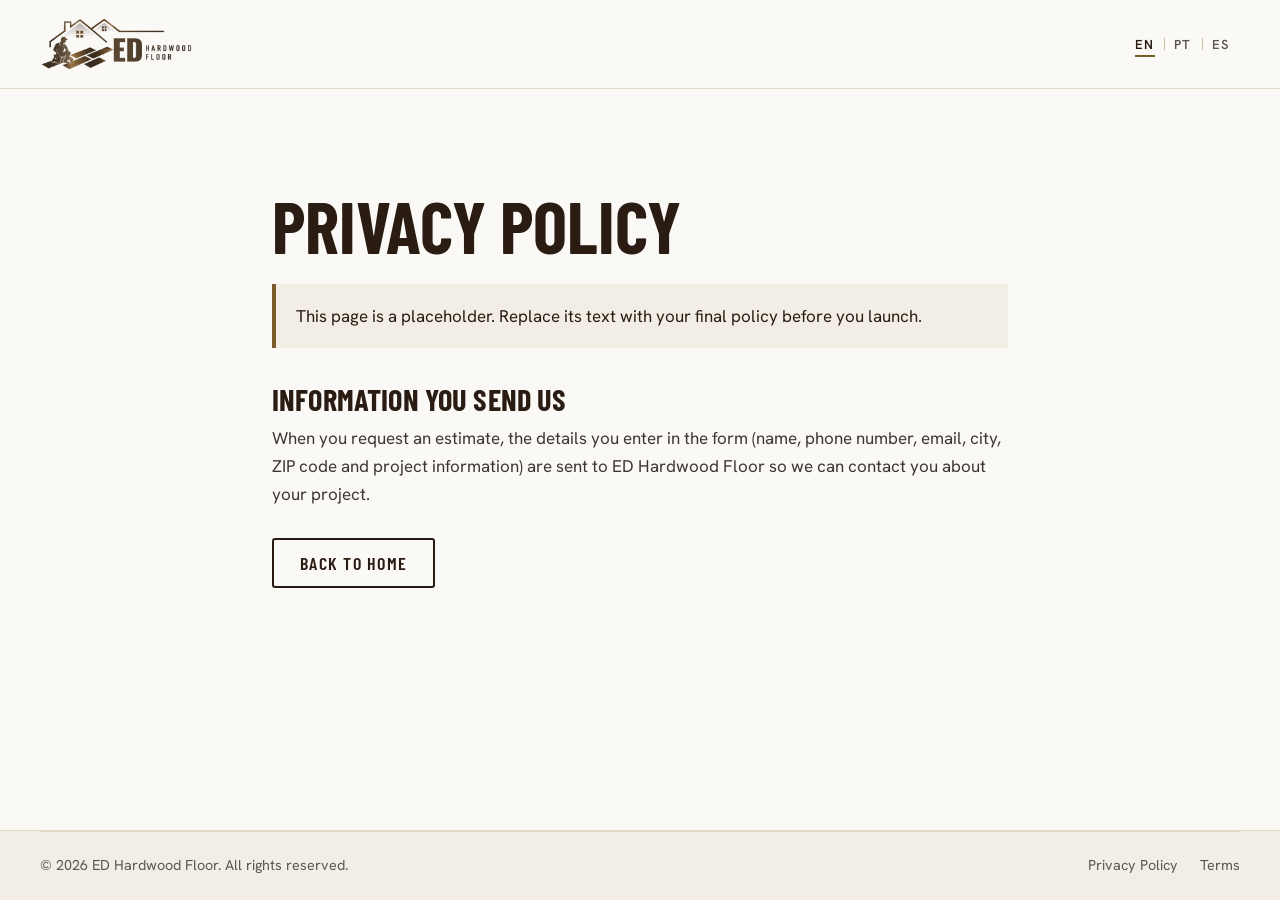
<file: privacy.html>
<!DOCTYPE html>
<html lang="en">
<head>
<meta charset="utf-8">
<meta name="viewport" content="width=device-width, initial-scale=1">
<title>Privacy Policy | ED Hardwood Floor</title>
<meta name="description" content="Privacy policy for the ED Hardwood Floor website.">
<!-- EDIT: this page is a placeholder. When your final policy is in place, delete the next line so Google can list the page. -->
<meta name="robots" content="noindex, follow">
<meta name="theme-color" content="#2A1C12">
<link rel="icon" href="favicon.ico" sizes="48x48">
<link rel="icon" type="image/png" sizes="32x32" href="images/favicon-32.png">
<link rel="apple-touch-icon" href="images/apple-touch-icon.png">
<link rel="stylesheet" href="css/style.css">
</head>
<body class="page-simple" data-title-key="legal.privacy.title">

<a class="skip-link" href="#main" data-i18n="a11y.skip">Skip to main content</a>

<header class="doc-header">
  <div class="container doc-header__inner">
    <a class="brand" href="index.html" aria-label="ED Hardwood Floor – home">
      <picture>
        <source media="(min-width: 1280px)" srcset="images/logo-horizontal-480.webp 480w, images/logo-horizontal-960.webp 960w" sizes="153px">
        <img class="brand__logo" src="images/logo-stacked-360.webp" srcset="images/logo-stacked-360.webp 360w, images/logo-stacked-720.webp 720w" sizes="70px"
             width="853" height="660" alt="ED Hardwood Floor logo">
      </picture>
    </a>
    <div class="lang" role="group" aria-label="Language" data-i18n-attr="aria-label:nav.language">
      <button type="button" data-lang="en" lang="en" aria-pressed="true">EN</button>
      <button type="button" data-lang="pt" lang="pt" aria-pressed="false">PT</button>
      <button type="button" data-lang="es" lang="es" aria-pressed="false">ES</button>
    </div>
  </div>
</header>

<!--
  EDIT: replace the text of this page with your real privacy policy.
  Wording lives in js/translations.js (keys starting with "legal.privacy") so it can be
  edited in all three languages. For anything beyond a short notice, ask a lawyer to review it.
-->
<main id="main" class="container">
  <article class="doc">
    <h1 data-i18n="legal.privacy.title">Privacy Policy</h1>
    <p class="doc__note" data-i18n="legal.draft">This page is a placeholder. Replace its text with your final policy before you launch.</p>
    <h2 data-i18n="legal.privacy.h">Information you send us</h2>
    <p data-i18n="legal.privacy.p">When you request an estimate, the details you enter in the form (name, phone number, email, city, ZIP code and project information) are sent to ED Hardwood Floor so we can contact you about your project.</p>
    <a class="btn btn--outline" href="index.html" data-i18n="page.back">Back to home</a>
  </article>
</main>

<footer class="site-footer">
  <div class="container footer__bar">
    <p>© <span id="year">2026</span> ED Hardwood Floor. <span data-i18n="footer.rights">All rights reserved.</span></p>
    <ul>
      <li><a href="privacy.html" data-i18n="footer.privacy">Privacy Policy</a></li>
      <li><a href="terms.html" data-i18n="footer.terms">Terms</a></li>
    </ul>
  </div>
</footer>

<script src="js/translations.js" defer></script>
<script src="js/page.js" defer></script>
</body>
</html>
</file>
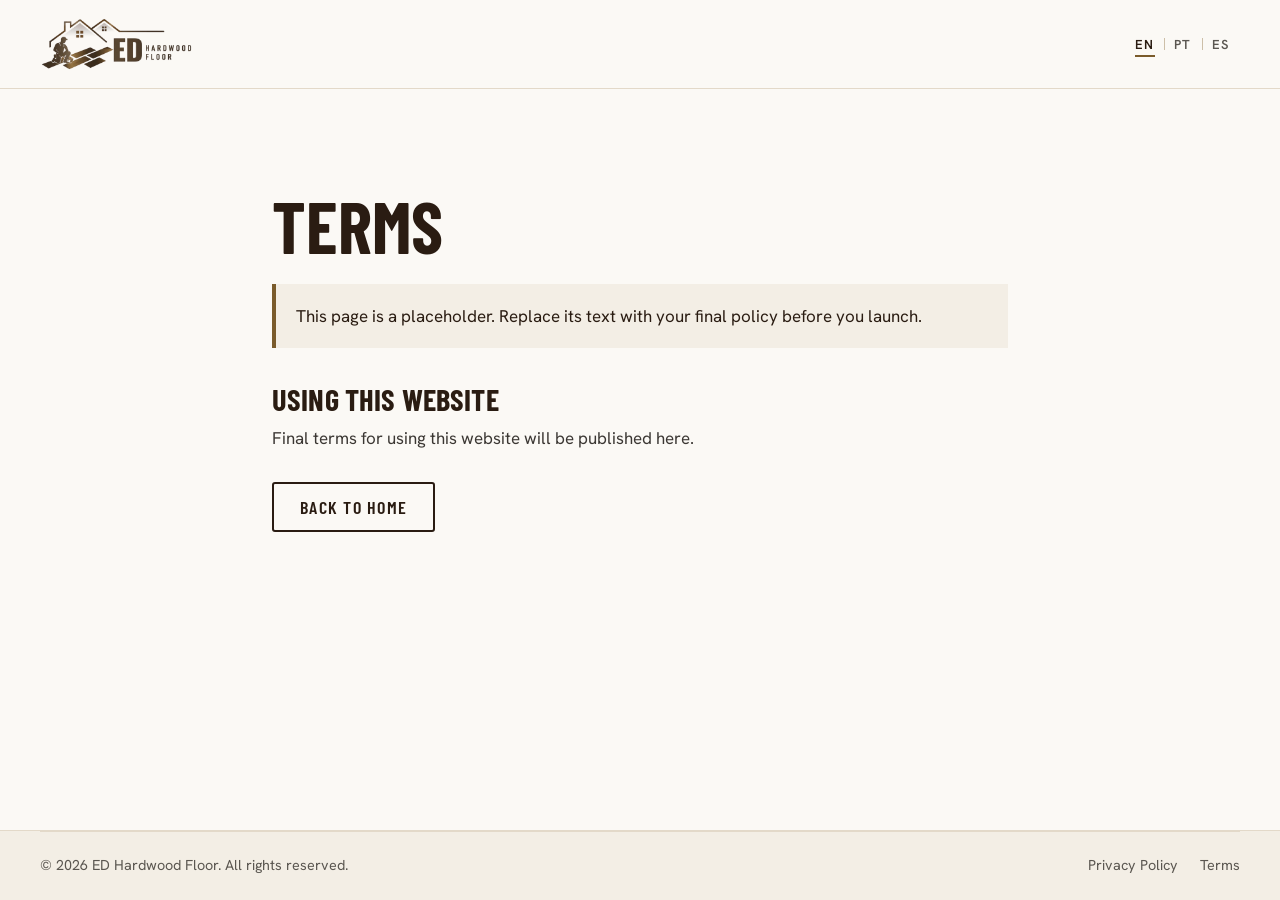
<file: terms.html>
<!DOCTYPE html>
<html lang="en">
<head>
<meta charset="utf-8">
<meta name="viewport" content="width=device-width, initial-scale=1">
<title>Terms | ED Hardwood Floor</title>
<meta name="description" content="Terms of use for the ED Hardwood Floor website.">
<!-- EDIT: this page is a placeholder. When your final terms are in place, delete the next line so Google can list the page. -->
<meta name="robots" content="noindex, follow">
<meta name="theme-color" content="#2A1C12">
<link rel="icon" href="favicon.ico" sizes="48x48">
<link rel="icon" type="image/png" sizes="32x32" href="images/favicon-32.png">
<link rel="apple-touch-icon" href="images/apple-touch-icon.png">
<link rel="stylesheet" href="css/style.css">
</head>
<body class="page-simple" data-title-key="legal.terms.title">

<a class="skip-link" href="#main" data-i18n="a11y.skip">Skip to main content</a>

<header class="doc-header">
  <div class="container doc-header__inner">
    <a class="brand" href="index.html" aria-label="ED Hardwood Floor – home">
      <picture>
        <source media="(min-width: 1280px)" srcset="images/logo-horizontal-480.webp 480w, images/logo-horizontal-960.webp 960w" sizes="153px">
        <img class="brand__logo" src="images/logo-stacked-360.webp" srcset="images/logo-stacked-360.webp 360w, images/logo-stacked-720.webp 720w" sizes="70px"
             width="853" height="660" alt="ED Hardwood Floor logo">
      </picture>
    </a>
    <div class="lang" role="group" aria-label="Language" data-i18n-attr="aria-label:nav.language">
      <button type="button" data-lang="en" lang="en" aria-pressed="true">EN</button>
      <button type="button" data-lang="pt" lang="pt" aria-pressed="false">PT</button>
      <button type="button" data-lang="es" lang="es" aria-pressed="false">ES</button>
    </div>
  </div>
</header>

<!--
  EDIT: replace the text of this page with your real terms.
  Wording lives in js/translations.js (keys starting with "legal.terms") so it can be
  edited in all three languages. For anything beyond a short notice, ask a lawyer to review it.
-->
<main id="main" class="container">
  <article class="doc">
    <h1 data-i18n="legal.terms.title">Terms</h1>
    <p class="doc__note" data-i18n="legal.draft">This page is a placeholder. Replace its text with your final policy before you launch.</p>
    <h2 data-i18n="legal.terms.h">Using this website</h2>
    <p data-i18n="legal.terms.p">Final terms for using this website will be published here.</p>
    <a class="btn btn--outline" href="index.html" data-i18n="page.back">Back to home</a>
  </article>
</main>

<footer class="site-footer">
  <div class="container footer__bar">
    <p>© <span id="year">2026</span> ED Hardwood Floor. <span data-i18n="footer.rights">All rights reserved.</span></p>
    <ul>
      <li><a href="privacy.html" data-i18n="footer.privacy">Privacy Policy</a></li>
      <li><a href="terms.html" data-i18n="footer.terms">Terms</a></li>
    </ul>
  </div>
</footer>

<script src="js/translations.js" defer></script>
<script src="js/page.js" defer></script>
</body>
</html>
</file>
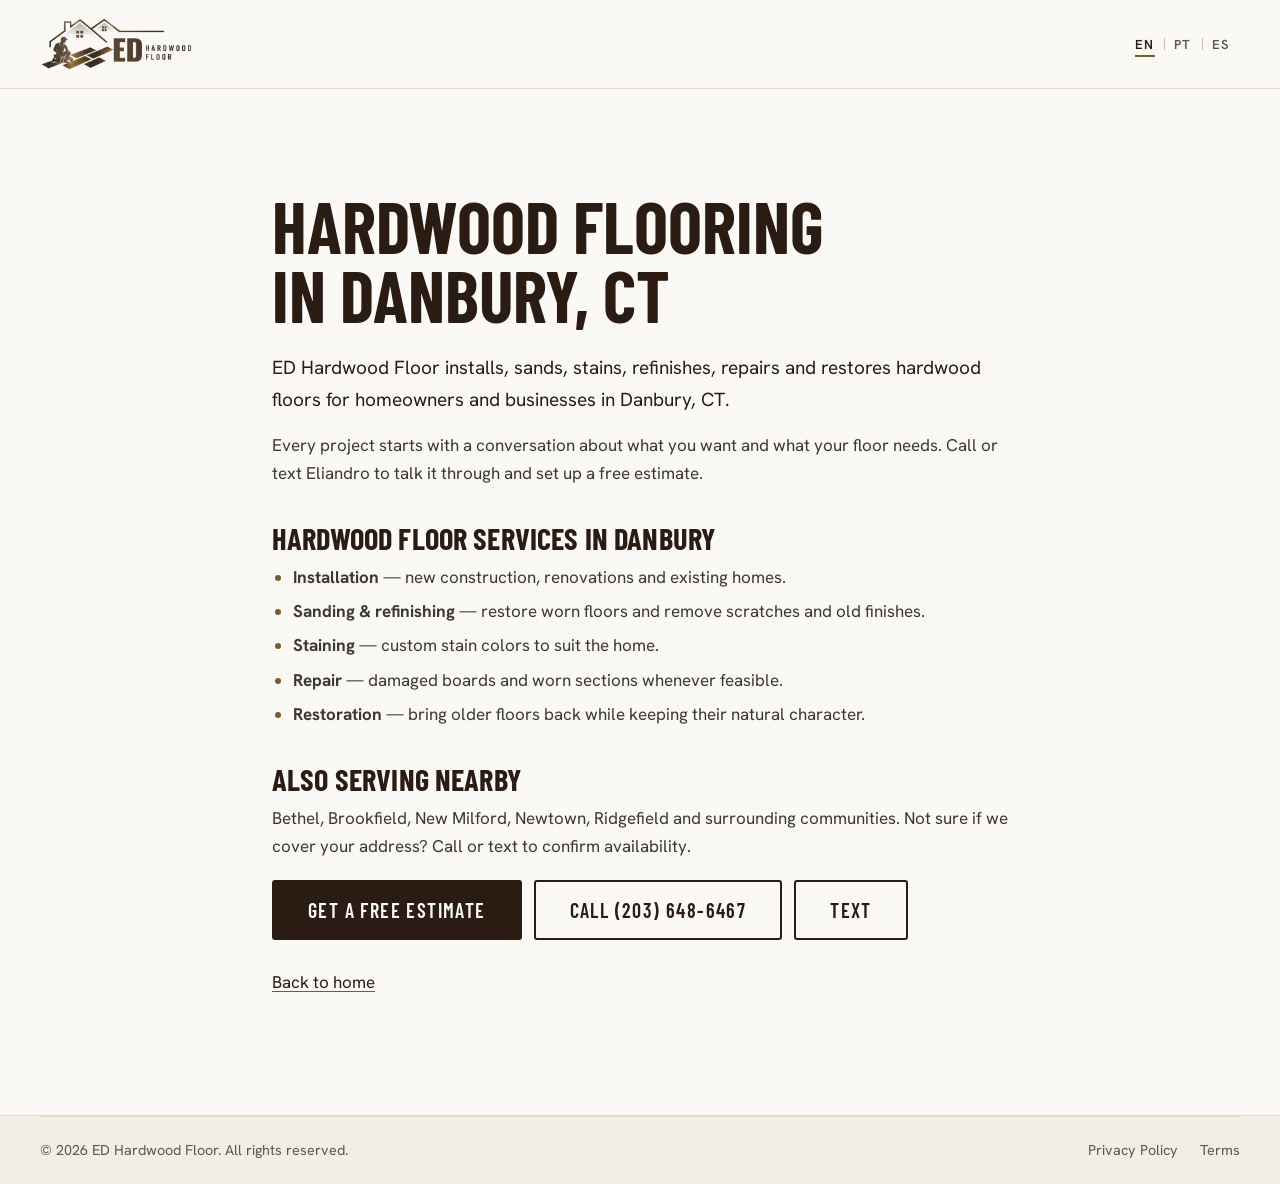
<file: templates/location-page-template.html>
<!DOCTYPE html>
<html lang="en">
<head>
<meta charset="utf-8">
<meta name="viewport" content="width=device-width, initial-scale=1">

<!--
  ============================================================================
  LOCATION PAGE TEMPLATE  (for local SEO pages such as "Hardwood Flooring in Danbury, CT")
  ============================================================================
  HOW TO MAKE A NEW PAGE  (about 10 minutes)
   1. Create a folder in the main site folder named exactly like the web address you want:
          hardwood-flooring-danbury-ct/
          hardwood-floor-refinishing-stamford-ct/
          hardwood-flooring-westchester-ny/
   2. Copy THIS file into that folder and rename it  index.html
      (the address will then be  https://YOUR-DOMAIN.com/hardwood-flooring-danbury-ct/ ).
   3. Search the new file for  "EDIT:"  and change every place it points to.
      Write the page in your own words — do not just swap the city name on an
      otherwise identical page, Google prefers pages that are genuinely different.
   4. DELETE the line  <meta name="robots" content="noindex">  below (it is only there so this template is never listed on Google).
   5. Add the new address to sitemap.xml, and link to it from the Service Area section of index.html.

  The paths below start with "../" because a page inside a folder is one level below the main site.
  Only write things that are true: no fake reviews, projects, licences or years in business.
  Do NOT add a city or state you do not actually serve (no Massachusetts for now).
  ============================================================================
-->

<!-- EDIT: page title (about 60 characters) -->
<title>Hardwood Flooring in Danbury, CT | ED Hardwood Floor</title>
<!-- EDIT: meta description (about 150 characters, mention the city once and a clear next step) -->
<meta name="description" content="Hardwood floor installation, sanding, staining, refinishing and repair in Danbury, CT. Call or text ED Hardwood Floor for a free estimate.">
<meta name="robots" content="noindex">
<meta name="theme-color" content="#2A1C12">

<!-- EDIT: replace YOUR-DOMAIN.com and the folder name -->
<link rel="canonical" href="https://YOUR-DOMAIN.com/hardwood-flooring-danbury-ct/">
<meta property="og:type" content="website">
<meta property="og:site_name" content="ED Hardwood Floor">
<meta property="og:title" content="Hardwood Flooring in Danbury, CT | ED Hardwood Floor">
<meta property="og:description" content="Hardwood floor installation, sanding, staining, refinishing and repair in Danbury, CT. Free estimates.">
<meta property="og:url" content="https://YOUR-DOMAIN.com/hardwood-flooring-danbury-ct/">
<meta property="og:image" content="https://YOUR-DOMAIN.com/images/og-image.jpg">

<link rel="icon" href="../favicon.ico" sizes="48x48">
<link rel="icon" type="image/png" sizes="32x32" href="../images/favicon-32.png">
<link rel="apple-touch-icon" href="../images/apple-touch-icon.png">
<link rel="stylesheet" href="../css/style.css">

<!-- Structured data for this page. EDIT: city, state and address of the page. Confirmed details only. -->
<script type="application/ld+json">
{
  "@context": "https://schema.org",
  "@type": "Service",
  "serviceType": "Hardwood floor installation, sanding, staining, refinishing, repair and restoration",
  "name": "Hardwood flooring in Danbury, CT",
  "provider": {
    "@type": "HomeAndConstructionBusiness",
    "name": "ED Hardwood Floor",
    "telephone": "+1-203-648-6467",
    "email": "leandrodarago@yahoo.com",
    "url": "https://YOUR-DOMAIN.com/"
  },
  "areaServed": { "@type": "City", "name": "Danbury, CT" }
}
</script>
</head>
<body class="page-simple">

<a class="skip-link" href="#main" data-i18n="a11y.skip">Skip to main content</a>

<header class="doc-header">
  <div class="container doc-header__inner">
    <a class="brand" href="../index.html" aria-label="ED Hardwood Floor – home">
      <picture>
        <source media="(min-width: 1280px)" srcset="../images/logo-horizontal-480.webp 480w, ../images/logo-horizontal-960.webp 960w" sizes="153px">
        <img class="brand__logo" src="../images/logo-stacked-360.webp" srcset="../images/logo-stacked-360.webp 360w, ../images/logo-stacked-720.webp 720w" sizes="70px"
             width="853" height="660" alt="ED Hardwood Floor logo">
      </picture>
    </a>
    <div class="lang" role="group" aria-label="Language" data-i18n-attr="aria-label:nav.language">
      <button type="button" data-lang="en" lang="en" aria-pressed="true">EN</button>
      <button type="button" data-lang="pt" lang="pt" aria-pressed="false">PT</button>
      <button type="button" data-lang="es" lang="es" aria-pressed="false">ES</button>
    </div>
  </div>
</header>

<main id="main" class="container">
  <article class="doc">

    <!-- EDIT: one H1 per page. Keep the city and the main service in it. -->
    <h1>Hardwood Flooring in Danbury, CT</h1>

    <!-- EDIT: 2–3 honest sentences about the work you do in this city. Mention real neighbourhoods or home styles only if true. -->
    <p class="doc__lead">ED Hardwood Floor installs, sands, stains, refinishes, repairs and restores hardwood floors for homeowners and businesses in Danbury, CT.</p>
    <p>Every project starts with a conversation about what you want and what your floor needs. Call or text Eliandro to talk it through and set up a free estimate.</p>

    <h2>Hardwood floor services in Danbury</h2>
    <!-- EDIT: keep only the services that apply to this page. Add a sentence under a service if you have something specific to say. -->
    <ul>
      <li><strong>Installation</strong> — new construction, renovations and existing homes.</li>
      <li><strong>Sanding &amp; refinishing</strong> — restore worn floors and remove scratches and old finishes.</li>
      <li><strong>Staining</strong> — custom stain colors to suit the home.</li>
      <li><strong>Repair</strong> — damaged boards and worn sections whenever feasible.</li>
      <li><strong>Restoration</strong> — bring older floors back while keeping their natural character.</li>
    </ul>

    <!-- EDIT: optional. Add one real before/after project from this city (photos in /projects/) once you have permission to show it. -->

    <h2>Also serving nearby</h2>
    <!-- EDIT: nearby towns you actually serve. -->
    <p>Bethel, Brookfield, New Milford, Newtown, Ridgefield and surrounding communities. Not sure if we cover your address? Call or text to confirm availability.</p>

    <div class="doc__actions">
      <a class="btn btn--primary btn--lg" href="../index.html#estimate" data-i18n="cta.estimate">Get a free estimate</a>
      <a class="btn btn--outline btn--lg" href="tel:+12036486467"><span><span data-i18n="cta.call">Call</span> (203) 648-6467</span></a>
      <a class="btn btn--outline btn--lg" href="sms:+12036486467" data-i18n="cta.text">Text</a>
    </div>

    <p style="margin-top:28px"><a href="../index.html#service-area" data-i18n="page.back">Back to home</a></p>
  </article>
</main>

<footer class="site-footer">
  <div class="container footer__bar">
    <p>© <span id="year">2026</span> ED Hardwood Floor. <span data-i18n="footer.rights">All rights reserved.</span></p>
    <ul>
      <li><a href="../privacy.html" data-i18n="footer.privacy">Privacy Policy</a></li>
      <li><a href="../terms.html" data-i18n="footer.terms">Terms</a></li>
    </ul>
  </div>
</footer>

<script src="../js/translations.js" defer></script>
<script src="../js/page.js" defer></script>
</body>
</html>
</file>
<file: css/style.css>
/* ==========================================================================
   ED HARDWOOD FLOOR — main stylesheet
   --------------------------------------------------------------------------
   Mobile-first. Colors and fonts are all defined once in :root below —
   change them there and the whole site follows.
   Sections in this file:
     1. Fonts            6. Hero                 11. About
     2. Design tokens    7. Services             12. Estimate form
     3. Base             8. Projects (slider)    13. Service area
     4. Buttons / icons  9. Why us               14. Reviews, final CTA
     5. Header + menu   10. (shared headings)    15. Footer, mobile bar
   ========================================================================== */

/* 1. FONTS (self-hosted, no Google request) -------------------------------- */
@font-face{font-family:"Barlow Condensed";font-style:normal;font-weight:500;font-display:swap;src:url("../fonts/barlow-condensed-latin-500-normal.woff2") format("woff2")}
@font-face{font-family:"Barlow Condensed";font-style:normal;font-weight:600;font-display:swap;src:url("../fonts/barlow-condensed-latin-600-normal.woff2") format("woff2")}
@font-face{font-family:"Barlow Condensed";font-style:normal;font-weight:700;font-display:swap;src:url("../fonts/barlow-condensed-latin-700-normal.woff2") format("woff2")}
@font-face{font-family:"Hanken Grotesk";font-style:normal;font-weight:400;font-display:swap;src:url("../fonts/hanken-grotesk-latin-400-normal.woff2") format("woff2")}
@font-face{font-family:"Hanken Grotesk";font-style:normal;font-weight:500;font-display:swap;src:url("../fonts/hanken-grotesk-latin-500-normal.woff2") format("woff2")}
@font-face{font-family:"Hanken Grotesk";font-style:normal;font-weight:600;font-display:swap;src:url("../fonts/hanken-grotesk-latin-600-normal.woff2") format("woff2")}
@font-face{font-family:"Hanken Grotesk";font-style:normal;font-weight:700;font-display:swap;src:url("../fonts/hanken-grotesk-latin-700-normal.woff2") format("woff2")}

/* 2. DESIGN TOKENS ---------------------------------------------------------- */
:root{
  /* Palette taken from the ED Hardwood Floor logo */
  --ivory:#FBF9F5;          /* page background */
  --ivory-2:#F3EEE5;        /* alternate section background */
  --line:#E3D9C9;           /* hairlines */
  --line-strong:#CDBFA8;
  --walnut-ink:#2A1C12;     /* very dark walnut: headings, dark sections */
  --walnut:#3F2D1D;
  --logo-brown:#56432B;     /* the brown of the "ED" lettering */
  --oak:#8B6B47;            /* medium natural wood brown */
  --bronze:#7A5B2B;         /* muted antique bronze (text-safe on ivory) */
  --bronze-deep:#6F5226;
  --bronze-soft:#D2B07A;    /* bronze for use on dark backgrounds only */
  --charcoal:#3B3733;       /* body text */
  --muted:#5A5650;          /* secondary text */
  --danger:#9B2C1F;

  --font-display:"Barlow Condensed","Arial Narrow","Roboto Condensed",sans-serif;
  --font-body:"Hanken Grotesk",system-ui,-apple-system,"Segoe UI",Roboto,Helvetica,Arial,sans-serif;

  --max:1240px;
  --gutter:clamp(20px,5vw,40px);
  --header-h:72px;
  --radius:3px;
  --ease:cubic-bezier(.2,.65,.2,1);
}
@media (min-width:1280px){:root{--header-h:88px}}

/* 3. BASE ------------------------------------------------------------------- */
*,*::before,*::after{box-sizing:border-box}
html{scroll-behavior:smooth;scroll-padding-top:calc(var(--header-h) + 8px);-webkit-text-size-adjust:100%;text-size-adjust:100%}
body{margin:0;background:var(--ivory);color:var(--charcoal);font-family:var(--font-body);font-size:1.0625rem;line-height:1.65;-webkit-font-smoothing:antialiased;text-rendering:optimizeLegibility}
h1,h2,h3,h4,p,ul,ol,figure,blockquote{margin:0}
ul,ol{padding:0;list-style:none}
img,svg,picture{display:block;max-width:100%}
img{height:auto}
a{color:inherit;text-decoration:none}
button,input,select,textarea{font:inherit;color:inherit}
button{background:none;border:0;padding:0;cursor:pointer}
[hidden]{display:none!important}
::selection{background:var(--bronze);color:#fff}
:focus-visible{outline:3px solid var(--bronze);outline-offset:3px;border-radius:2px}
.hero :focus-visible,.projects :focus-visible,.final-cta :focus-visible,.contact-panel :focus-visible,.action-bar :focus-visible{outline-color:var(--bronze-soft)}

.container{width:min(100% - 2*var(--gutter),var(--max));margin-inline:auto}
.sr-only{position:absolute;width:1px;height:1px;margin:-1px;padding:0;overflow:hidden;clip:rect(0,0,0,0);white-space:nowrap;border:0}
.skip-link{position:fixed;top:8px;left:8px;z-index:200;padding:12px 18px;background:var(--walnut-ink);color:var(--ivory);font-weight:600;border-radius:var(--radius);transform:translateY(-200%);transition:transform .2s}
.skip-link:focus{transform:none}

/* Headings: heavy condensed caps, echoing the "ED" lettering in the logo */
h1,h2,h3{font-family:var(--font-display);font-weight:700;text-transform:uppercase;color:var(--walnut-ink);text-wrap:balance}
h2{font-size:clamp(2.5rem,1.3rem + 4.8vw,4.75rem);line-height:.95;letter-spacing:.005em}
h3{font-size:1.75rem;line-height:1;letter-spacing:.01em}

.section{padding-block:clamp(72px,10vw,136px)}
.section-head{display:grid;gap:18px;margin-bottom:clamp(36px,5vw,64px)}
.section-head__text{max-width:44ch;font-size:1.1875rem;color:var(--muted)}
@media (min-width:900px){
  .section-head:has(.section-head__text){grid-template-columns:minmax(0,7fr) minmax(0,5fr);align-items:end;gap:56px}
}

/* 4. BUTTONS + ICONS ---------------------------------------------------- */
.icon{width:20px;height:20px;fill:none;stroke:currentColor;stroke-width:1.7;stroke-linecap:round;stroke-linejoin:round;flex:none}
.icon--lg{width:38px;height:38px;stroke-width:1.35}
.icon--xl{width:52px;height:52px;stroke-width:1.2}

.btn{display:inline-flex;align-items:center;justify-content:center;gap:10px;min-height:50px;padding:0 26px;border:2px solid transparent;border-radius:var(--radius);
  font:600 1.125rem/1 var(--font-display);letter-spacing:.07em;text-transform:uppercase;text-align:center;cursor:pointer;
  transition:background-color .25s var(--ease),color .25s var(--ease),border-color .25s var(--ease),transform .25s var(--ease),box-shadow .25s var(--ease)}
.btn:hover{transform:translateY(-1px)}
.btn:active{transform:none}
.btn--sm{min-height:46px;padding:0 20px;font-size:1.0625rem}
.btn--lg{min-height:60px;padding:0 34px;font-size:1.25rem}
.btn--primary{background:var(--walnut-ink);color:var(--ivory)}
.btn--primary:hover{background:var(--bronze-deep);box-shadow:0 10px 22px -12px rgba(42,28,18,.7)}
.btn--light{background:var(--ivory);color:var(--walnut-ink)}
.btn--light:hover{background:#fff;box-shadow:0 12px 26px -12px rgba(0,0,0,.6)}
.btn--ghost{border-color:rgba(251,249,245,.55);color:var(--ivory)}
.btn--ghost:hover{background:rgba(251,249,245,.12);border-color:var(--ivory)}
.btn--outline{border-color:var(--walnut-ink);color:var(--walnut-ink)}
.btn--outline:hover{background:var(--walnut-ink);color:var(--ivory)}

/* 5. HEADER + MENU ------------------------------------------------------ */
.site-header{position:sticky;top:0;z-index:100;background:rgba(251,249,245,.95);-webkit-backdrop-filter:saturate(1.2) blur(10px);backdrop-filter:saturate(1.2) blur(10px);
  border-bottom:1px solid transparent;transition:border-color .3s,box-shadow .3s}
.site-header.is-scrolled,.site-header.menu-open{border-bottom-color:var(--line)}
.site-header.is-scrolled{box-shadow:0 10px 30px -22px rgba(42,28,18,.6)}
.site-header.menu-open{background:var(--ivory)}
.site-header__inner{display:flex;align-items:center;gap:20px;height:var(--header-h)}

.brand{display:block;flex:none;line-height:0}
.brand__logo{height:54px;width:auto;aspect-ratio:853/660;object-fit:contain;transition:height .3s var(--ease)}
.site-nav{display:none}

.header-actions{display:flex;align-items:center;gap:12px;margin-left:auto}
.header-call{display:inline-flex;align-items:center;justify-content:center;gap:10px;width:46px;height:46px;border:1.5px solid var(--line-strong);border-radius:999px;color:var(--walnut-ink);
  transition:background-color .25s,color .25s,border-color .25s}
.header-call:hover{background:var(--walnut-ink);border-color:var(--walnut-ink);color:var(--ivory)}
.header-call__num{display:none;font:600 1.1875rem/1 var(--font-display);letter-spacing:.04em;white-space:nowrap}
.header-cta{display:none}

.menu-toggle{position:relative;width:46px;height:46px;border-radius:var(--radius)}
.menu-toggle span{position:absolute;left:12px;right:12px;height:2px;background:var(--walnut-ink);border-radius:2px;transition:transform .3s var(--ease),opacity .2s,top .3s var(--ease)}
.menu-toggle span:nth-child(1){top:16px}
.menu-toggle span:nth-child(2){top:22px}
.menu-toggle span:nth-child(3){top:28px}
.menu-open .menu-toggle span:nth-child(1){top:22px;transform:rotate(45deg)}
.menu-open .menu-toggle span:nth-child(2){opacity:0}
.menu-open .menu-toggle span:nth-child(3){top:22px;transform:rotate(-45deg)}

/* Language switcher: EN | PT | ES */
.lang{display:inline-flex;align-items:center}
/* Header switcher: hidden on phones (it lives inside the menu there); shown from 768px up.
   Must come AFTER the .lang rule above, otherwise display:none gets overridden. */
.lang--header{display:none}
.lang button{position:relative;min-width:38px;padding:11px 9px;font:600 .8125rem/1 var(--font-body);letter-spacing:.08em;color:var(--muted);transition:color .2s}
.lang button+button::before{content:"";position:absolute;left:0;top:50%;width:1px;height:12px;background:var(--line-strong);transform:translateY(-50%)}
.lang button::after{content:"";position:absolute;left:9px;right:9px;bottom:5px;height:2px;background:var(--bronze);transform:scaleX(0);transition:transform .25s var(--ease)}
.lang button:hover{color:var(--walnut-ink)}
.lang button[aria-pressed="true"]{color:var(--walnut-ink)}
.lang button[aria-pressed="true"]::after{transform:scaleX(1)}

/* Mobile / tablet menu (absolute so it works with the header's backdrop blur) */
.mobile-menu{position:absolute;top:100%;left:0;right:0;display:flex;flex-direction:column;justify-content:space-between;gap:28px;
  height:calc(100vh - var(--header-h));height:calc(100dvh - var(--header-h));overflow-y:auto;overscroll-behavior:contain;
  padding:8px var(--gutter) 28px;background:var(--ivory);border-top:1px solid var(--line);
  opacity:0;visibility:hidden;transform:translateY(-10px);transition:opacity .25s var(--ease),transform .3s var(--ease),visibility 0s linear .3s}
.menu-open .mobile-menu{opacity:1;visibility:visible;transform:none;transition-delay:0s}
.mobile-menu li a{display:block;padding:13px 0;border-bottom:1px solid var(--line);font:700 clamp(2rem,9vw,2.75rem)/1 var(--font-display);text-transform:uppercase;color:var(--walnut-ink)}
.mobile-menu li a[aria-current="true"]{color:var(--bronze)}
.mobile-menu__foot{display:grid;gap:22px}
.mobile-menu__actions{display:grid;gap:10px}
.lang--menu button{padding:13px 14px;font-size:.9375rem}
.lang--menu button::after{left:14px;right:14px;bottom:8px}
html.menu-lock{overflow:hidden}

@media (min-width:768px){
  .header-cta,.lang--header{display:inline-flex}
  .mobile-menu__actions{grid-template-columns:1fr 1fr}
  .mobile-menu__actions .btn--primary{grid-column:1/-1}
}
@media (min-width:1280px){
  .brand__logo{height:72px;aspect-ratio:1195/422}
  .site-header.is-scrolled .brand__logo{height:60px}
  .site-header__inner{gap:28px}
  .site-nav{display:block;margin-inline:auto}
  .site-nav ul{display:flex;gap:26px}
  .site-nav a{position:relative;display:block;padding:10px 0;font-size:.9375rem;font-weight:500;color:var(--walnut-ink)}
  .site-nav a::after{content:"";position:absolute;left:0;right:0;bottom:4px;height:2px;background:var(--bronze);transform:scaleX(0);transform-origin:left;transition:transform .3s var(--ease)}
  .site-nav a:hover::after,.site-nav a[aria-current="true"]::after{transform:scaleX(1)}
  .header-actions{margin-left:0}
  .menu-toggle,.mobile-menu{display:none}
}
@media (min-width:1500px){
  .header-call{width:auto;padding:0 18px 0 15px}
  .header-call__num{display:inline}
}

/* 6. HERO ---------------------------------------------------------------- */
.hero{position:relative;isolation:isolate;display:flex;flex-direction:column;justify-content:flex-end;overflow:hidden;
  min-height:clamp(620px,calc(100svh - var(--header-h)),900px);background:var(--walnut-ink);color:var(--ivory)}
.hero__media,.hero__shade{position:absolute;inset:0}
.hero__media{z-index:-2}
.hero__img{width:100%;height:100%;object-fit:cover;object-position:50% 75%;animation:settle 2.6s var(--ease) both}
.hero__shade{z-index:-1;background:
  linear-gradient(90deg,rgba(28,18,11,.9) 0%,rgba(28,18,11,.76) 42%,rgba(28,18,11,.34) 80%,rgba(28,18,11,.22) 100%),
  linear-gradient(0deg,rgba(28,18,11,.8) 0%,rgba(28,18,11,0) 40%)}
.hero__content{padding-block:clamp(72px,12vw,150px) clamp(36px,5vw,64px)}
.hero__title{max-width:9.6em;font-size:clamp(3.25rem,1rem + 9.3vw,8.25rem);line-height:.88;letter-spacing:.005em;color:var(--ivory)}
.hero__line{display:block;overflow:hidden;padding-top:.04em}
.hero__line>span{display:block;animation:rise .95s var(--ease) backwards}
.hero__line:nth-child(1)>span{animation-delay:.15s}
.hero__line:nth-child(2)>span{animation-delay:.32s}
.hero__lead{max-width:34rem;margin-top:clamp(22px,3vw,34px);font-size:clamp(1.0625rem,1rem + .45vw,1.3125rem);line-height:1.55;color:rgba(251,249,245,.92);animation:fade .9s ease .65s backwards}
.hero__actions{display:flex;flex-wrap:wrap;gap:14px;margin-top:clamp(26px,3.5vw,38px);animation:fade .9s ease .8s backwards}
.hero__actions .btn{flex:1 1 auto}
@media (min-width:560px){.hero__actions .btn{flex:0 0 auto}}

.hero__strip{border-top:1px solid rgba(251,249,245,.2);background:rgba(28,18,11,.42);-webkit-backdrop-filter:blur(6px);backdrop-filter:blur(6px);animation:fade .9s ease 1s backwards}
.hero__strip ul{display:flex;flex-direction:column;gap:2px;padding-block:14px}
.hero__strip li{display:flex;align-items:center;gap:12px;padding:5px 0;font-size:.9688rem;font-weight:600;letter-spacing:.015em;color:var(--ivory)}
.hero__strip li::before{content:"\2022";color:var(--bronze-soft);font-size:1.15em;line-height:1}
@media (min-width:720px){
  .hero__strip ul{flex-direction:row;flex-wrap:wrap;gap:0 18px;padding-block:20px}
  .hero__strip li:first-child::before{display:none}
  .hero__strip li+li{gap:18px}
}

@keyframes rise{from{transform:translateY(105%)}}
@keyframes fade{from{opacity:0;transform:translateY(10px)}}
@keyframes settle{from{transform:scale(1.07)}}

/* 7. SERVICES -------------------------------------------------------------- */
.services{background:var(--ivory)}
.service-grid{display:grid;grid-template-columns:1fr;gap:1px;background:var(--line);border:1px solid var(--line)}
@media (min-width:700px){.service-grid{grid-template-columns:repeat(2,1fr)}}
@media (min-width:1040px){.service-grid{grid-template-columns:repeat(3,1fr)}}
.service{display:flex;flex-direction:column;gap:12px;padding:clamp(28px,3.2vw,46px);background:var(--ivory);transition:background-color .4s var(--ease)}
.service .icon{margin-bottom:14px;color:var(--bronze);transition:color .4s var(--ease)}
.service h3{font-size:clamp(1.7rem,1.4rem + 1vw,2.1rem);transition:color .4s var(--ease)}
.service p{max-width:34ch;color:var(--charcoal);transition:color .4s var(--ease)}
.service__link{align-self:flex-start;margin-top:auto;padding:18px 0 4px;font-weight:600;color:var(--walnut-ink);
  background:linear-gradient(currentColor,currentColor) 0 calc(100% - 1px)/0 2px no-repeat;transition:background-size .35s var(--ease),color .4s var(--ease)}
.service__link:hover,.service__link:focus-visible{background-size:100% 2px}
@media (hover:hover){
  .service:hover,.service:focus-within{background:var(--walnut-ink)}
  .service:hover h3,.service:focus-within h3,.service:hover .service__link,.service:focus-within .service__link{color:var(--ivory)}
  .service:hover p,.service:focus-within p{color:rgba(251,249,245,.82)}
  .service:hover .icon,.service:focus-within .icon{color:var(--bronze-soft)}
}

/* 8. PROJECTS — before / after ------------------------------------------- */
.projects{background:var(--walnut-ink);color:var(--ivory)}
.projects h2{color:var(--ivory)}
.section-head--dark .section-head__text{color:rgba(251,249,245,.8)}
.project-grid{display:grid;grid-template-columns:1fr;gap:clamp(22px,3vw,36px)}
@media (min-width:760px){.project-grid{grid-template-columns:repeat(2,1fr)}}
@media (min-width:1100px){.project-grid{grid-template-columns:repeat(3,1fr)}}

.project{display:flex;flex-direction:column;background:#33231A;border:1px solid rgba(251,249,245,.1)}
.compare{position:relative;aspect-ratio:4/3;overflow:hidden;background:#1B120B;--pos:50%}
.compare__zoom{position:absolute;inset:0;transition:transform 1.4s var(--ease)}
@media (hover:hover){.project:hover .compare__zoom{transform:scale(1.035)}}
.compare__img{position:absolute;inset:0;width:100%;height:100%;object-fit:cover;-webkit-user-drag:none;user-select:none}
.compare__img--after{clip-path:inset(0 0 0 var(--pos))}
.compare__line{position:absolute;top:0;bottom:0;left:var(--pos);width:2px;margin-left:-1px;background:var(--ivory);box-shadow:0 0 0 1px rgba(0,0,0,.18)}
.compare__knob{position:absolute;top:50%;left:var(--pos);display:grid;place-items:center;width:46px;height:46px;margin:-23px 0 0 -23px;border-radius:50%;
  background:var(--ivory);color:var(--walnut-ink);box-shadow:0 6px 18px rgba(0,0,0,.4)}
.compare__knob .icon{width:22px;height:22px;stroke-width:2}
.compare__range{position:absolute;inset:0;z-index:2;width:100%;height:100%;margin:0;padding:0;opacity:0;cursor:ew-resize;touch-action:pan-y;-webkit-appearance:none;appearance:none;background:transparent}
.compare__range::-webkit-slider-runnable-track{height:100%;background:transparent}
.compare__range::-webkit-slider-thumb{-webkit-appearance:none;width:1px;height:100%;background:transparent}
.compare__range::-moz-range-track{height:100%;background:transparent}
.compare__range::-moz-range-thumb{width:1px;height:100%;border:0;background:transparent}
.compare:has(.compare__range:focus-visible) .compare__knob{outline:3px solid var(--bronze-soft);outline-offset:3px}
.compare__tag,.compare__hint,.compare__sample{position:absolute;z-index:1;padding:7px 11px;font-size:.8125rem;font-weight:600;line-height:1;pointer-events:none;border-radius:2px}
.compare__tag{bottom:12px;background:rgba(28,18,11,.78);color:var(--ivory);transition:opacity .25s}
.compare__tag--before{left:12px}
.compare__tag--after{right:12px}
.compare[data-edge="left"] .compare__tag--before,.compare[data-edge="right"] .compare__tag--after{opacity:0}
.compare__hint{top:12px;left:50%;transform:translateX(-50%);background:rgba(251,249,245,.92);color:var(--walnut-ink);white-space:nowrap;transition:opacity .4s}
.compare.is-touched .compare__hint{opacity:0}
.compare__sample{top:12px;right:12px;background:var(--bronze-soft);color:var(--walnut-ink)}
.compare__sample+.compare__hint{left:12px;transform:none}

.project__meta{display:grid;gap:6px;padding:18px 20px 22px}
.project__row{display:flex;flex-wrap:wrap;align-items:center;justify-content:space-between;gap:6px 16px}
.project__city{display:inline-flex;align-items:center;gap:8px;font-weight:600;color:var(--ivory)}
.project__city .icon{width:18px;height:18px;color:var(--bronze-soft)}
.project__service{font-weight:600;color:var(--bronze-soft)}
.project__wood{font-size:.9688rem;color:rgba(251,249,245,.72)}

.projects__cta{display:flex;flex-wrap:wrap;align-items:center;gap:18px 28px;margin-top:clamp(36px,5vw,60px)}
.projects__note{display:flex;align-items:center;gap:10px;color:rgba(251,249,245,.78)}
.projects__noscript{color:rgba(251,249,245,.8)}

/* 9. WHY US ---------------------------------------------------------------- */
.why{background:var(--ivory-2)}
.why-list{display:grid;grid-template-columns:1fr;gap:clamp(28px,4vw,48px) clamp(24px,3vw,44px)}
@media (min-width:640px){.why-list{grid-template-columns:repeat(2,1fr)}}
@media (min-width:1040px){.why-list{grid-template-columns:repeat(4,1fr)}}
.why-list li{position:relative;display:flex;flex-direction:column;gap:12px;padding-top:30px;border-top:1px solid var(--line-strong)}
.why-list li::before{content:"";position:absolute;left:0;top:-2px;width:56px;height:3px;background:var(--bronze)}
.why-list .icon{margin-bottom:6px;color:var(--bronze)}
.why-list p{max-width:30ch;color:var(--charcoal)}

/* 11. ABOUT ---------------------------------------------------------------- */
.about{background:var(--ivory);overflow:hidden}
.about__grid{display:grid;grid-template-columns:1fr;gap:clamp(44px,7vw,96px);align-items:center}
@media (min-width:900px){.about__grid{grid-template-columns:minmax(0,5fr) minmax(0,6fr)}}
.about__photo{position:relative;isolation:isolate;aspect-ratio:4/5;max-width:480px;width:100%}
.about__photo::after{content:"";position:absolute;inset:20px -20px -20px 20px;z-index:-1;border:1.5px solid var(--bronze)}
.about__photo img{width:100%;height:100%;object-fit:cover}
.about__placeholder{display:flex;flex-direction:column;align-items:center;justify-content:center;gap:14px;width:100%;height:100%;padding:24px;text-align:center;color:var(--logo-brown);
  background:repeating-linear-gradient(90deg,#EFE7DA 0 64px,#E4D9C6 64px 66px)}
.about__placeholder figcaption{max-width:20ch;font-weight:500;font-size:.9688rem}
.about__copy{display:grid;gap:20px;justify-items:start}
.about__copy h2{margin-bottom:6px}
.about__copy p{max-width:56ch}
.about__lead{font-size:1.25rem;line-height:1.55;color:var(--walnut-ink)}
.about__sign{margin:8px 0 10px;padding-left:18px;border-left:3px solid var(--bronze)}
.about__name{font:700 2rem/1 var(--font-display);text-transform:uppercase;color:var(--walnut-ink)}
.about__role{margin-top:6px;color:var(--muted)}

/* 12. ESTIMATE ---------------------------------------------------------------- */
.estimate{background:var(--ivory-2)}
.estimate__grid{display:grid;grid-template-columns:1fr;box-shadow:0 40px 70px -48px rgba(42,28,18,.65);border-radius:4px;overflow:hidden}
@media (min-width:1000px){.estimate__grid{grid-template-columns:minmax(0,5fr) minmax(0,6fr)}}

.contact-panel{display:flex;flex-direction:column;gap:clamp(26px,3vw,36px);padding:clamp(30px,4.5vw,60px);background:var(--walnut-ink);color:var(--ivory)}
.contact-panel h2{color:var(--ivory);font-size:clamp(2.4rem,1.5rem + 3.6vw,4.1rem)}
.contact-panel__intro{max-width:34ch;color:rgba(251,249,245,.84)}
.callbox{padding-top:clamp(24px,3vw,34px);border-top:1px solid rgba(251,249,245,.2)}
.callbox__label{font-weight:600;color:var(--bronze-soft)}
.callbox__number{display:inline-block;margin:6px 0 18px;font:700 clamp(2.9rem,1.4rem + 6vw,4.6rem)/1 var(--font-display);letter-spacing:.01em;color:var(--ivory);
  background:linear-gradient(var(--bronze-soft),var(--bronze-soft)) 0 100%/0 3px no-repeat;transition:background-size .4s var(--ease)}
.callbox__number:hover{background-size:100% 3px}
.callbox__buttons{display:flex;flex-wrap:wrap;gap:12px}
.callbox__buttons .btn{flex:1 1 140px}
.callbox__hint{max-width:36ch;margin-top:18px;font-size:.9688rem;color:rgba(251,249,245,.74)}
.contact-list{display:grid;gap:14px;margin-top:auto;padding-top:clamp(20px,3vw,30px);border-top:1px solid rgba(251,249,245,.2)}
.contact-list li{display:flex;align-items:center;gap:12px;color:rgba(251,249,245,.9)}
.contact-list .icon{color:var(--bronze-soft)}
.contact-list a{overflow-wrap:anywhere}
.contact-list a:hover{text-decoration:underline;text-underline-offset:4px}

.form-card{padding:clamp(26px,4.5vw,60px);background:#fff}
.form{display:grid;gap:20px}
.form__title{font-size:clamp(1.9rem,1.5rem + 1.4vw,2.5rem);margin-bottom:2px}
.field{display:grid;gap:7px;min-width:0;border:0;padding:0;margin:0}
.field label,.field legend{padding:0;font-weight:600;font-size:.9688rem;color:var(--walnut-ink)}
.field__opt{font-weight:400;color:var(--muted)}
.field input[type="text"],.field input[type="tel"],.field input[type="email"],.field select,.field textarea,.field input[type="file"]{
  width:100%;min-height:54px;padding:12px 14px;border:1.5px solid var(--line-strong);border-radius:var(--radius);background:var(--ivory);font-size:1rem;line-height:1.4;
  transition:border-color .2s,box-shadow .2s,background-color .2s}
.field textarea{min-height:120px;resize:vertical}
.field select{appearance:none;-webkit-appearance:none;padding-right:44px;cursor:pointer;
  background-image:url("data:image/svg+xml,%3Csvg xmlns='http://www.w3.org/2000/svg' width='14' height='9' viewBox='0 0 14 9' fill='none' stroke='%232A1C12' stroke-width='2' stroke-linecap='round' stroke-linejoin='round'%3E%3Cpath d='m1 1.5 6 6 6-6'/%3E%3C/svg%3E");
  background-repeat:no-repeat;background-position:right 16px center}
.field input:focus,.field select:focus,.field textarea:focus{outline:none;border-color:var(--bronze);background-color:#fff;box-shadow:0 0 0 4px rgba(122,91,43,.2)}
.field input::placeholder,.field textarea::placeholder{color:#8A857C}
.field.has-error input,.field.has-error select,.field.has-error textarea{border-color:var(--danger)}
.field__error{font-size:.9rem;font-weight:500;color:var(--danger)}
.field__help{font-size:.875rem;color:var(--muted)}
.field-row{display:grid;grid-template-columns:1fr;gap:20px}
@media (min-width:560px){.field-row{grid-template-columns:1fr 1fr}.field-row--city{grid-template-columns:2fr 1fr}}

.choice__row{display:flex;flex-wrap:wrap;gap:10px}
.chip{position:relative;flex:1 1 110px}
.chip input{position:absolute;inset:0;width:100%;height:100%;margin:0;opacity:0;cursor:pointer}
.chip span{display:flex;align-items:center;justify-content:center;min-height:52px;padding:0 18px;border:1.5px solid var(--line-strong);border-radius:var(--radius);background:var(--ivory);font-weight:600;
  transition:background-color .2s,color .2s,border-color .2s}
.chip:hover span{border-color:var(--walnut)}
.chip input:checked+span{background:var(--walnut-ink);border-color:var(--walnut-ink);color:var(--ivory)}
.chip input:focus-visible+span{outline:3px solid var(--bronze);outline-offset:2px}

.hp{position:absolute;left:-9999px;width:1px;height:1px;overflow:hidden}
.form__submit{width:100%;margin-top:6px}
.form__submit[aria-busy="true"]{opacity:.7;cursor:progress;pointer-events:none}
.form__status{min-height:1.4em;font-weight:500}
.form__status.is-error{color:var(--danger)}
.form__status.is-info{color:var(--bronze-deep)}
.form-done{display:grid;justify-items:start;gap:16px;padding-block:20px}
.form-done .icon{color:var(--bronze)}
.form-done p{max-width:38ch}
.form-done:focus{outline:none}

/* 13. SERVICE AREA --------------------------------------------------------- */
.area{background:var(--ivory)}
.area__grid{display:grid;grid-template-columns:1fr;gap:clamp(44px,6vw,88px)}
@media (min-width:960px){.area__grid{grid-template-columns:minmax(0,5fr) minmax(0,7fr);align-items:start}}
.area__intro{display:grid;gap:20px;justify-items:start}
.area__intro p{max-width:42ch}
.area__note{font-weight:600;color:var(--walnut-ink)}
.area__states{display:grid;grid-template-columns:1fr;gap:clamp(36px,5vw,56px)}
@media (min-width:640px){.area__states{grid-template-columns:1.15fr 1fr;gap:0}.state+.state{padding-left:clamp(24px,4vw,56px);border-left:1px solid var(--line-strong)}.state:first-child{padding-right:clamp(16px,3vw,40px)}}
.state__code{font:700 clamp(5.5rem,4rem + 6vw,9.5rem)/.78 var(--font-display);color:transparent;-webkit-text-stroke:1.5px var(--bronze);letter-spacing:.01em}
.state__name{margin-top:18px;font-size:2rem}
.state__list{columns:2;column-gap:28px;margin-top:16px}
.state__list li{break-inside:avoid;padding:8px 0;border-bottom:1px solid var(--line);font-weight:500;color:var(--walnut-ink)}
.state__list--single{columns:1}
.state__more{margin-top:16px;max-width:30ch;color:var(--muted)}

/* 14. REVIEWS + FINAL CTA --------------------------------------------------- */
.reviews{background:var(--ivory-2)}
.reviews .section-head{margin-bottom:clamp(28px,4vw,44px)}
.review-list{display:grid;grid-template-columns:1fr;gap:20px}
@media (min-width:760px){.review-list{grid-template-columns:repeat(2,1fr)}}
@media (min-width:1100px){.review-list{grid-template-columns:repeat(3,1fr)}}
.review-list:empty{display:none}
.review{display:flex;flex-direction:column;gap:14px;padding:30px;background:#fff;border:1px solid var(--line)}
.review__stars{display:flex;gap:3px;color:var(--bronze)}
.review__stars .icon{width:18px;height:18px;fill:currentColor;stroke:none}
.review blockquote{font-size:1.125rem;color:var(--walnut-ink)}
.review figcaption{margin-top:auto;font-weight:600;color:var(--walnut-ink)}
.review figcaption span{display:block;font-weight:400;color:var(--muted)}
.reviews__empty{max-width:46rem;padding:clamp(24px,3.5vw,40px);background:#fff;border:1px solid var(--line);border-left:4px solid var(--bronze);font-size:1.125rem}
.review-list:not(:empty)~.reviews__empty{display:none}
.reviews__cta{margin-top:28px}

.final-cta{position:relative;isolation:isolate;overflow:hidden;padding-block:clamp(88px,12vw,170px);background:var(--walnut-ink);color:var(--ivory)}
.final-cta__img{position:absolute;inset:0;z-index:-2;width:100%;height:100%;object-fit:cover;object-position:50% 80%}
.final-cta__shade{position:absolute;inset:0;z-index:-1;background:linear-gradient(90deg,rgba(28,18,11,.92) 0%,rgba(28,18,11,.82) 55%,rgba(28,18,11,.6) 100%)}
.final-cta__inner{display:grid;gap:22px;justify-items:start}
.final-cta h2{max-width:14em;color:var(--ivory);font-size:clamp(2.6rem,1.2rem + 5.6vw,5.5rem)}
.final-cta p{max-width:34ch;font-size:1.25rem;color:rgba(251,249,245,.88)}
.final-cta__actions{display:flex;flex-wrap:wrap;gap:14px;margin-top:10px}
.final-cta__actions .btn{flex:1 1 auto}
@media (min-width:560px){.final-cta__actions .btn{flex:0 0 auto}}

/* 15. FOOTER + MOBILE ACTION BAR ------------------------------------------ */
.site-footer{background:var(--ivory-2);border-top:1px solid var(--line);color:var(--charcoal)}
.footer__grid{display:grid;grid-template-columns:1fr;gap:40px;padding-block:clamp(48px,7vw,84px) clamp(36px,5vw,56px)}
@media (min-width:760px){.footer__grid{grid-template-columns:1.2fr 1fr 1fr}}
.footer__brand{display:grid;gap:18px;align-content:start;justify-items:start}
.footer__brand img{width:auto;height:132px;aspect-ratio:853/660}
.footer__brand p{max-width:28ch;color:var(--muted)}
.footer__heading{margin-bottom:14px;font:700 1.375rem/1 var(--font-display);letter-spacing:.03em;text-transform:uppercase;color:var(--walnut-ink)}
.footer__col ul{display:grid;gap:9px}
.footer__name{font-weight:700;color:var(--walnut-ink)}
.footer__col a{overflow-wrap:anywhere;background:linear-gradient(currentColor,currentColor) 0 100%/0 1px no-repeat;transition:background-size .3s var(--ease),color .2s}
.footer__col a:hover{background-size:100% 1px;color:var(--walnut-ink)}
.footer__bar{display:flex;flex-wrap:wrap;align-items:center;justify-content:space-between;gap:10px 24px;padding-block:22px;border-top:1px solid var(--line);font-size:.9rem;color:var(--muted)}
.footer__bar ul{display:flex;gap:22px}
.footer__bar a:hover{color:var(--walnut-ink);text-decoration:underline;text-underline-offset:4px}

.action-bar{position:fixed;left:0;right:0;bottom:0;z-index:90;display:grid;grid-template-columns:1fr 1fr 1.55fr;padding-bottom:env(safe-area-inset-bottom);background:var(--walnut-ink);
  box-shadow:0 -10px 26px -14px rgba(0,0,0,.5);transition:transform .35s var(--ease)}
.action-bar.is-hidden{transform:translateY(110%)}
.action-bar__btn{display:flex;align-items:center;justify-content:center;gap:9px;min-height:60px;padding:0 8px;font:600 1.1875rem/1 var(--font-display);letter-spacing:.06em;text-transform:uppercase;color:var(--ivory);-webkit-tap-highlight-color:transparent}
.action-bar__btn+.action-bar__btn{border-left:1px solid rgba(251,249,245,.16)}
.action-bar__btn--main{background:var(--ivory);color:var(--walnut-ink)}
@media (max-width:767px){body{padding-bottom:calc(60px + env(safe-area-inset-bottom))}}
@media (min-width:768px){.action-bar{display:none}}

/* Simple pages (privacy, terms, 404, location pages) ---------------------- */
/* Keeps the footer at the bottom of the screen even when the page is short */
.page-simple{min-height:100vh;min-height:100dvh;display:flex;flex-direction:column;padding-bottom:0} /* no mobile action bar on these pages */
.page-simple>main{flex:1 0 auto;width:min(100% - 2*var(--gutter),var(--max))}
.doc-header{border-bottom:1px solid var(--line);background:var(--ivory)}
.doc-header__inner{display:flex;align-items:center;justify-content:space-between;gap:20px;height:var(--header-h)}
.doc{max-width:46rem;margin-inline:auto;padding-block:clamp(48px,8vw,104px)}
.doc h1{margin-bottom:24px;font-size:clamp(2.6rem,1.6rem + 4vw,4.5rem);line-height:.95}
.doc h2{margin:36px 0 10px;font-size:1.9rem;line-height:1}
.doc p{margin-bottom:16px}
.doc__note{padding:18px 20px;margin-bottom:28px;background:var(--ivory-2);border-left:4px solid var(--bronze);color:var(--walnut-ink)}
.doc .btn{margin-top:14px}
.doc ul{margin:0 0 20px;padding-left:1.25em;list-style:disc}
.doc li{margin-bottom:6px}
.doc li::marker{color:var(--bronze)}
.doc a:not(.btn){color:var(--walnut-ink);text-decoration:underline;text-underline-offset:3px;text-decoration-color:var(--bronze)}
.doc__lead{font-size:1.1875rem;color:var(--walnut-ink)}
.doc__actions{display:flex;flex-wrap:wrap;gap:12px;margin-top:20px}
.doc__actions .btn{margin-top:0}
.doc-header .brand__logo{height:54px}

/* Accessibility: respect "reduce motion" ----------------------------------- */
@media (prefers-reduced-motion:reduce){
  html{scroll-behavior:auto}
  *,*::before,*::after{animation-duration:.001ms!important;animation-delay:0s!important;transition-duration:.001ms!important}
}
</file>
